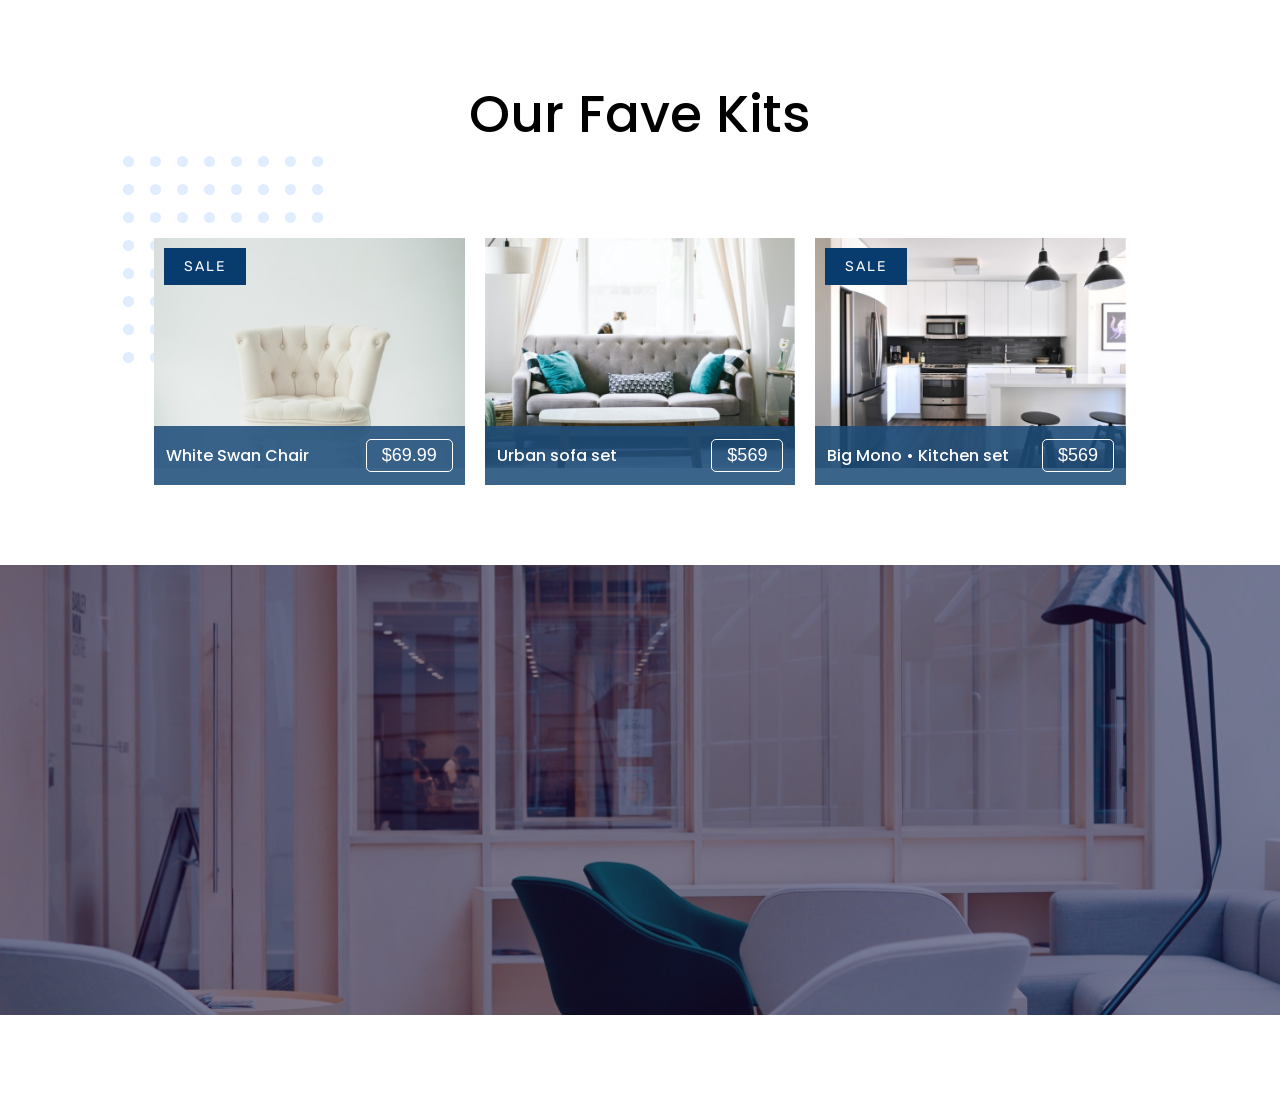
<file: index.html>
<!DOCTYPE html>
<html lang="en">
<head>
    <meta charset="UTF-8">
    <meta http-equiv="X-UA-Compatible" content="IE=edge">
    <meta name="viewport" content="width=device-width, initial-scale=1.0">
    <link rel="stylesheet" href="./Poppins/stylesheet.css">
    <link rel="stylesheet" href="./Rubik/stylesheet.css">
    <link rel="stylesheet" href="./css/main.css">
    <title>DeskPlus - Furniture</title>
</head>
<body>
    <header class="header">
        <h1>Our Fave Kits</h1>
    </header>

    <section class="section1">
        <div class="overlay">
            <div class="circles">
                <span></span><span></span><span></span><span></span><span></span><span></span><span></span><span></span>
            </div>
            <div class="circles">
                <span></span><span></span><span></span><span></span><span></span><span></span><span></span><span></span>
            </div>
            <div class="circles">
                <span></span><span></span><span></span><span></span><span></span><span></span><span></span><span></span>
            </div>
            <div class="circles">
                <span></span><span></span><span></span><span></span><span></span><span></span><span></span><span></span>
            </div>
            <div class="circles">
                <span></span><span></span><span></span><span></span><span></span><span></span><span></span><span></span>
            </div>
            <div class="circles">
                <span></span><span></span><span></span><span></span><span></span><span></span><span></span><span></span>
            </div>
            <div class="circles">
                <span></span><span></span><span></span><span></span><span></span><span></span><span></span><span></span>
            </div>
            <div class="circles">
                <span></span><span></span><span></span><span></span><span></span><span></span><span></span><span></span>
            </div>
        </div>
        <div class="flex-container">
            <div class="flex-item">
                <button class="sale-btn" type="button">Sale</button>
                <div class="line-container">
                    <img src="./images/Rectangle 12.png" alt="image">
                    <div class="bottom-line">
                        <p>White Swan Chair</p>
                        <button class="price-btn">$69.99</button>
                    </div>
                </div>
            </div>
            <div class="flex-item">
                <div class="line-container">
                    <img src="./images/Rectangle 13.png" alt="image">
                    <div class="bottom-line">
                        <p>Urban sofa set</p>
                        <button class="price-btn">$569</button>
                    </div>
                </div>
            </div>
            <div class="flex-item">
                <button class="sale-btn" type="button">Sale</button>
                <div class="line-container">
                    <img src="./images/Rectangle 14.png" alt="image">
                    <div class="bottom-line">
                        <p>Big  Mono • Kitchen set</p>
                        <button class="price-btn">$569</button>
                    </div>
                </div>
            </div>
        </div>
    </section>

    <section class="section2">
        <div></div>
    </section>
</body>
</html>
</file>
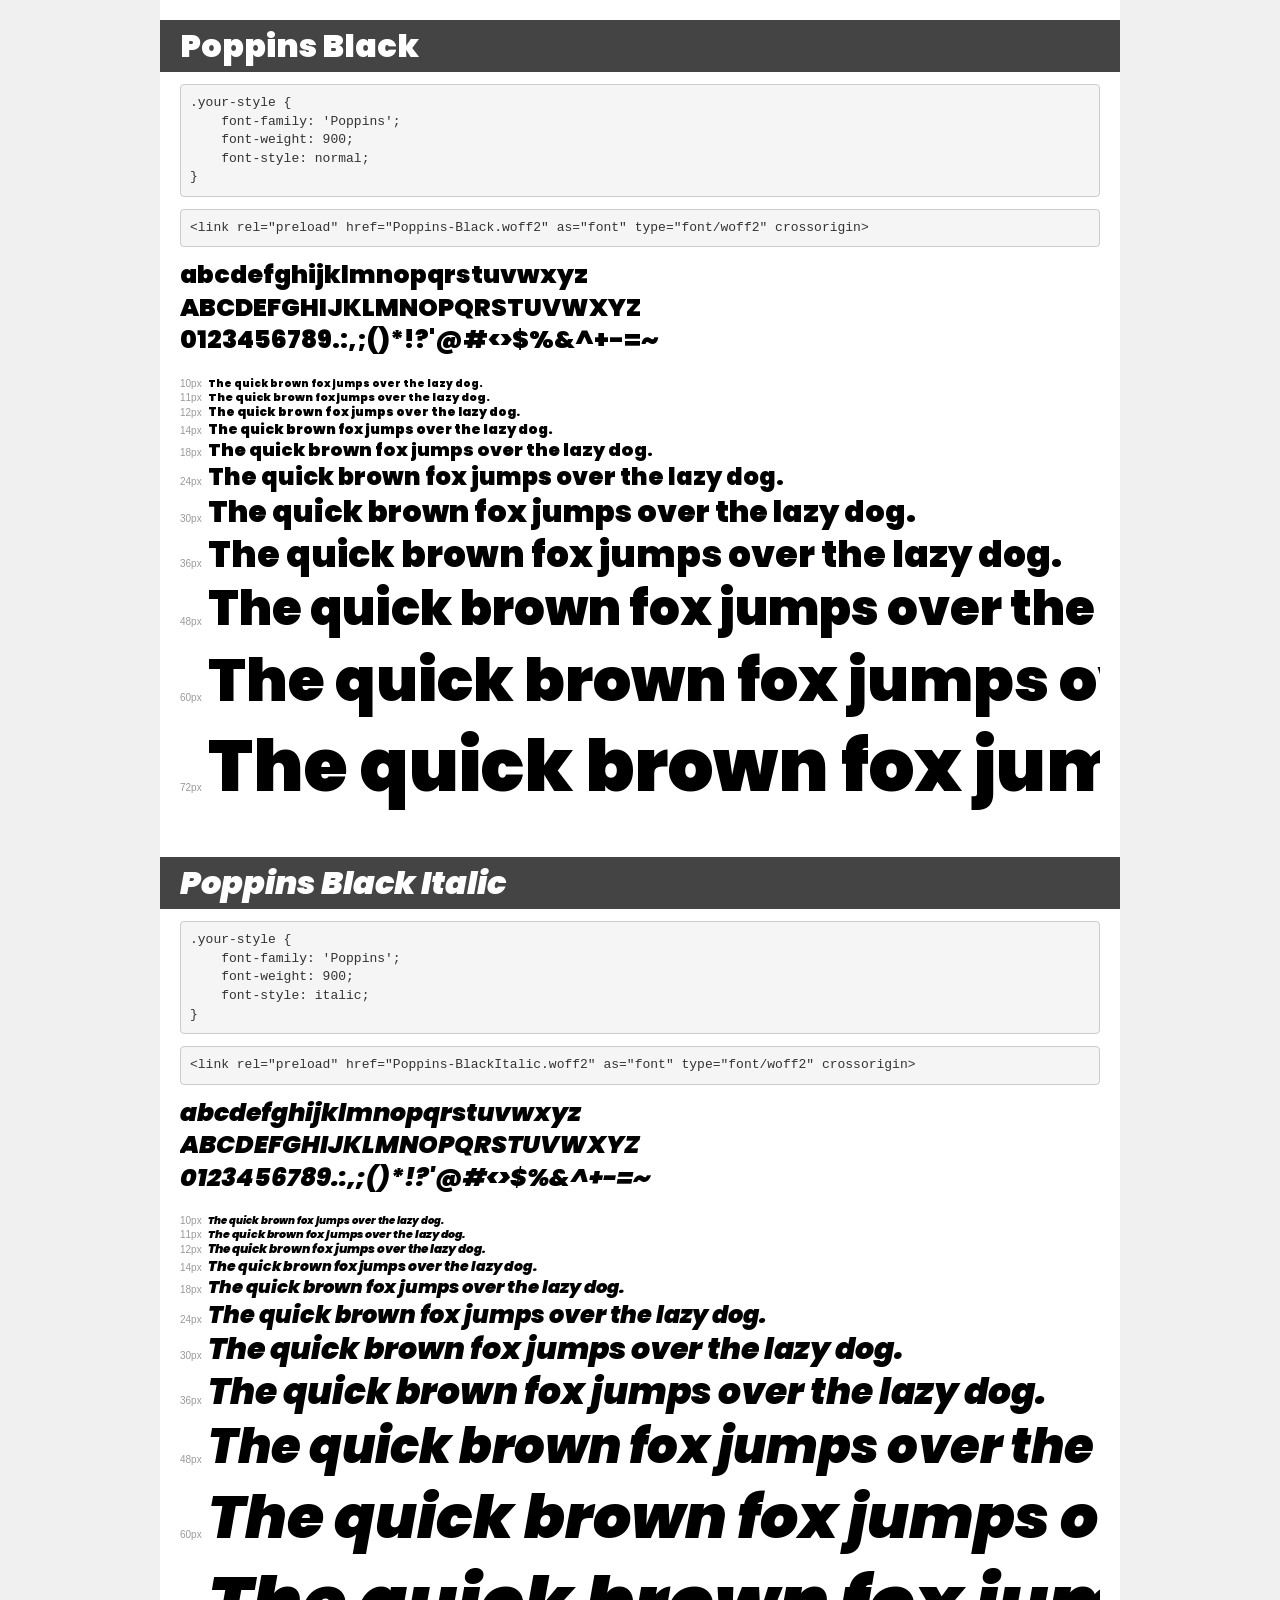
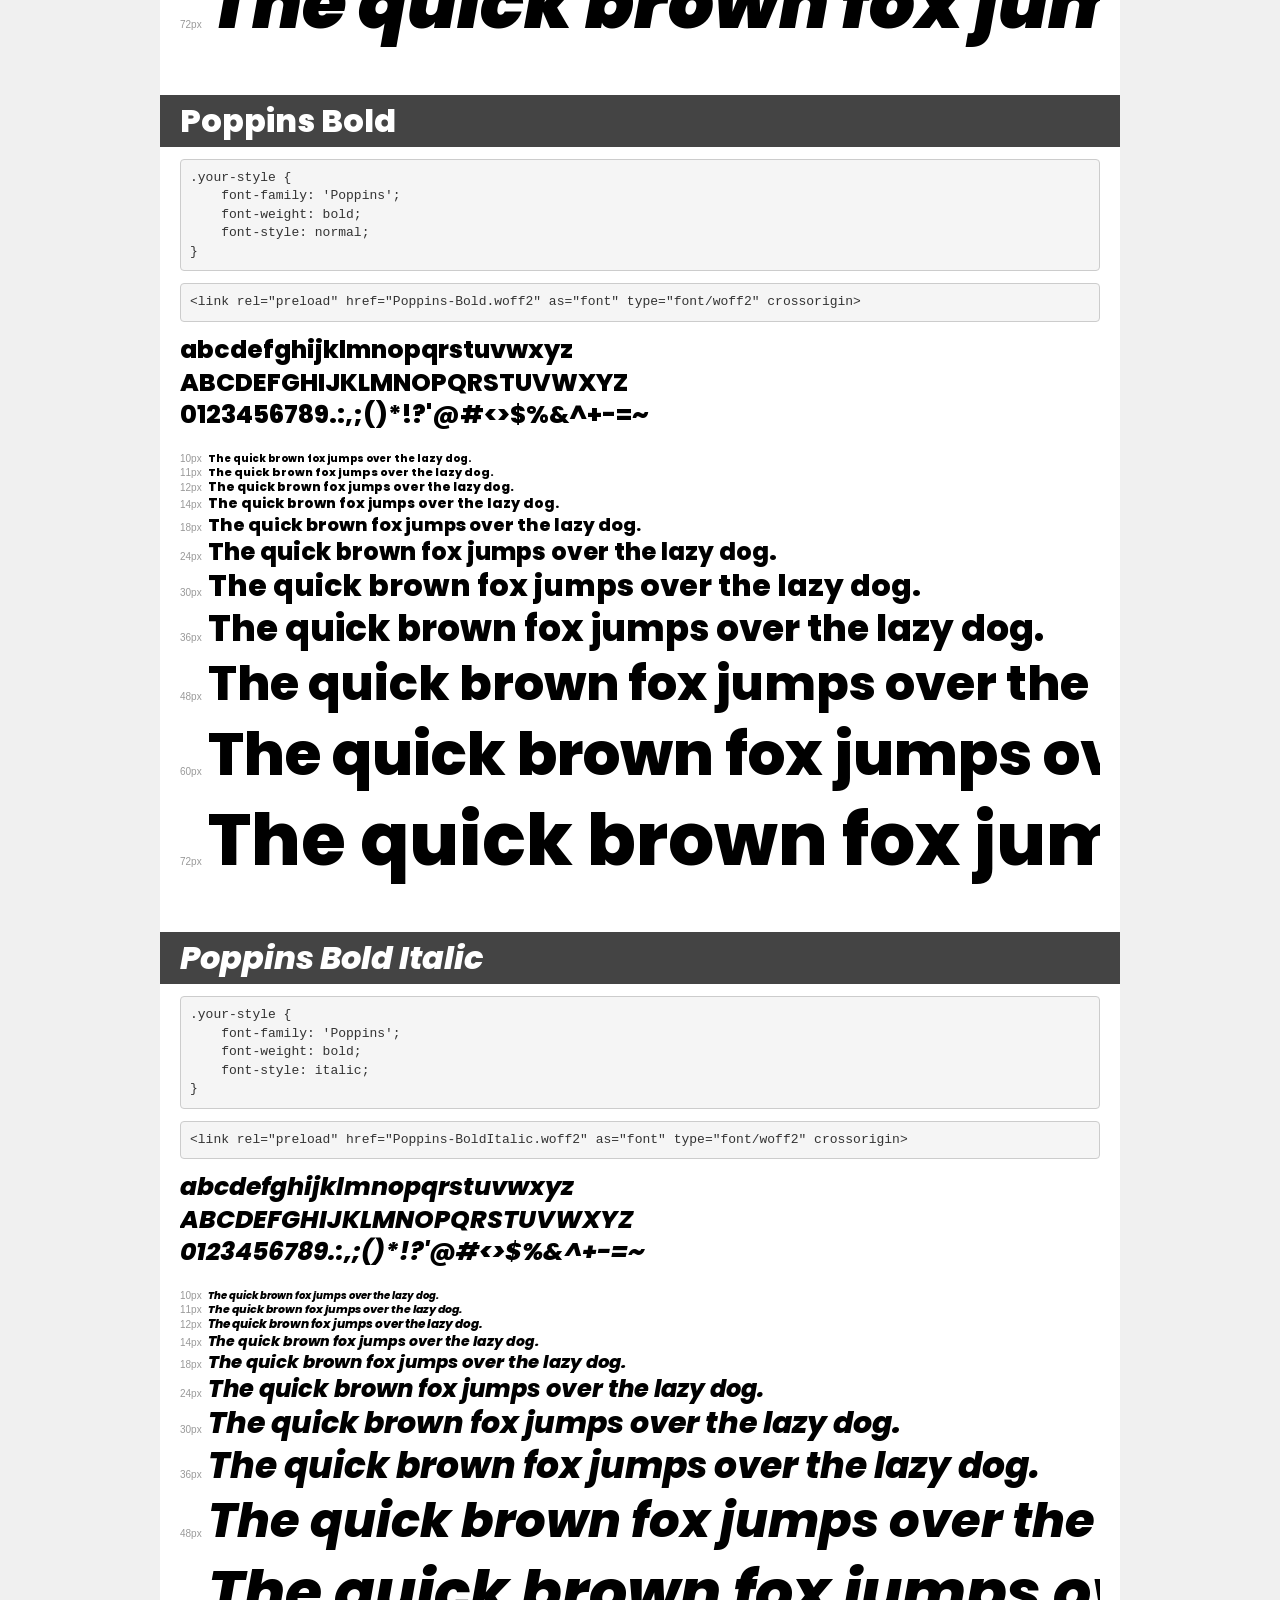
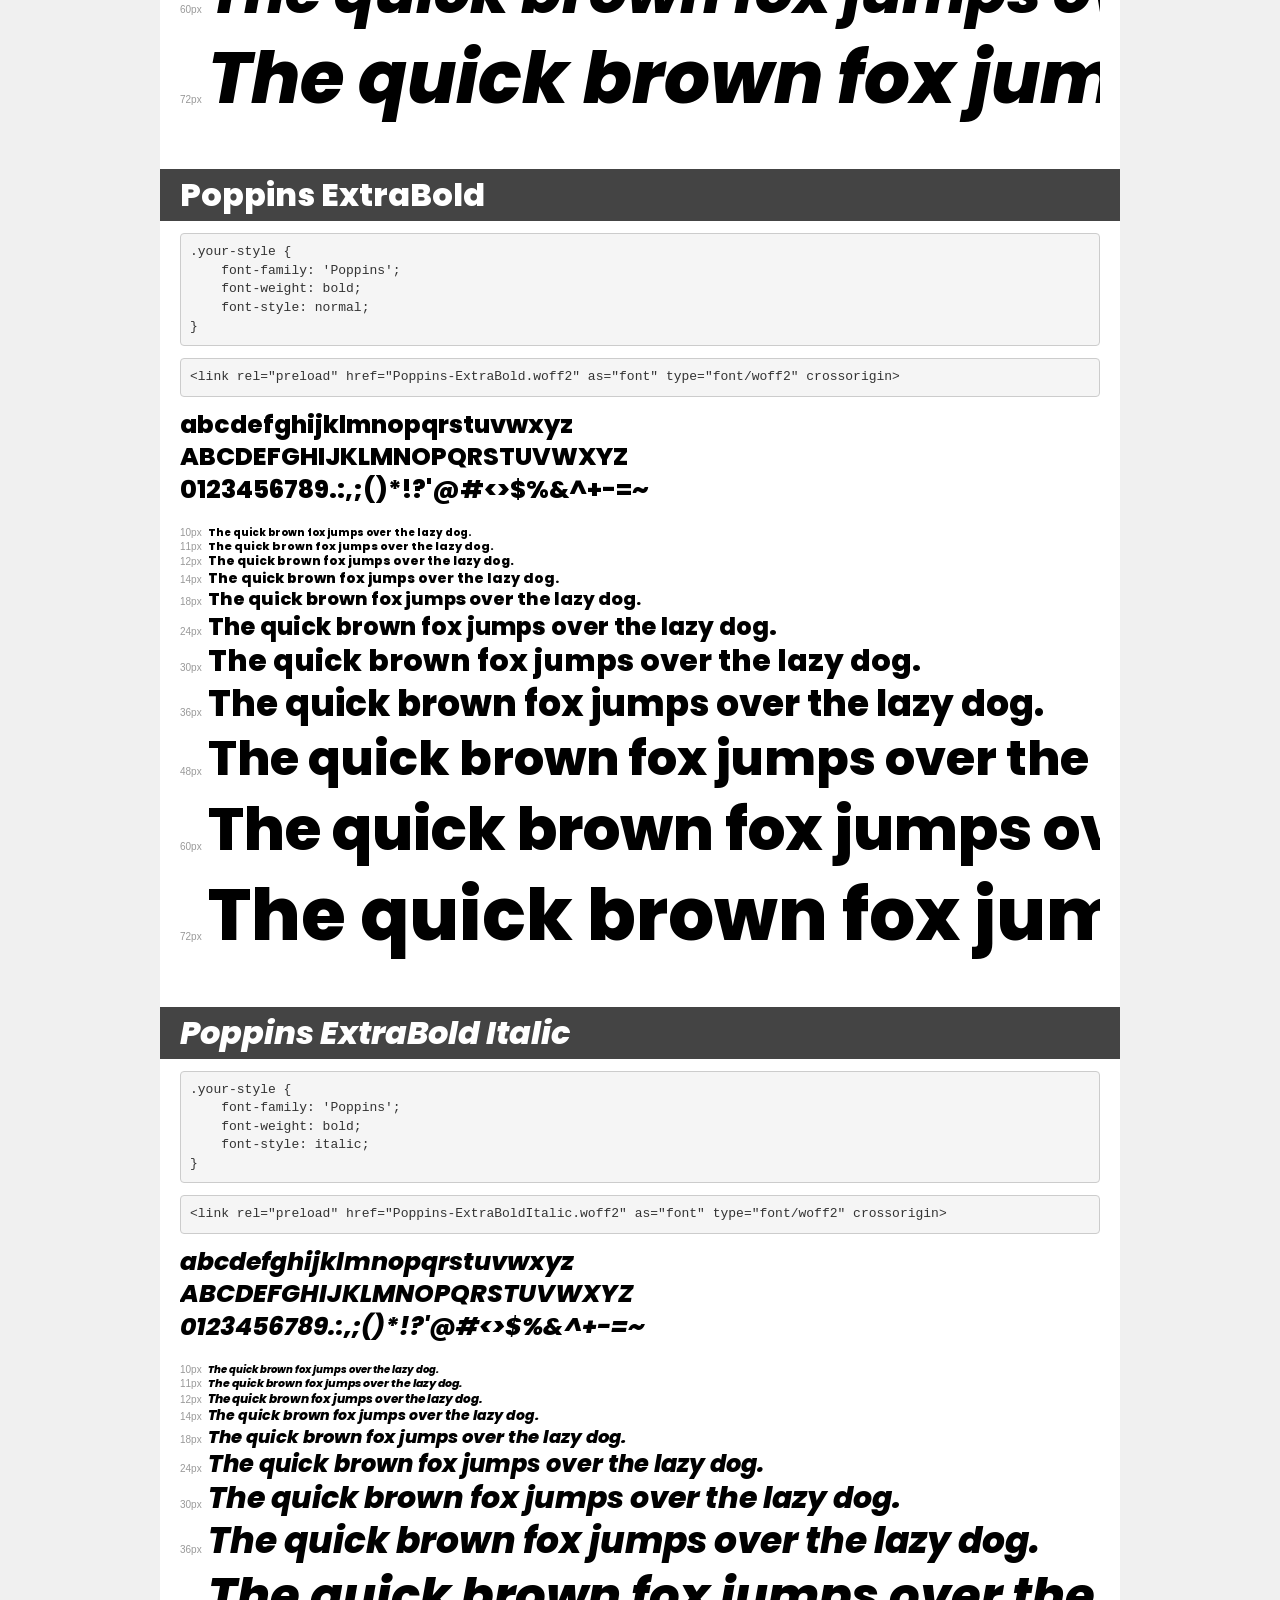
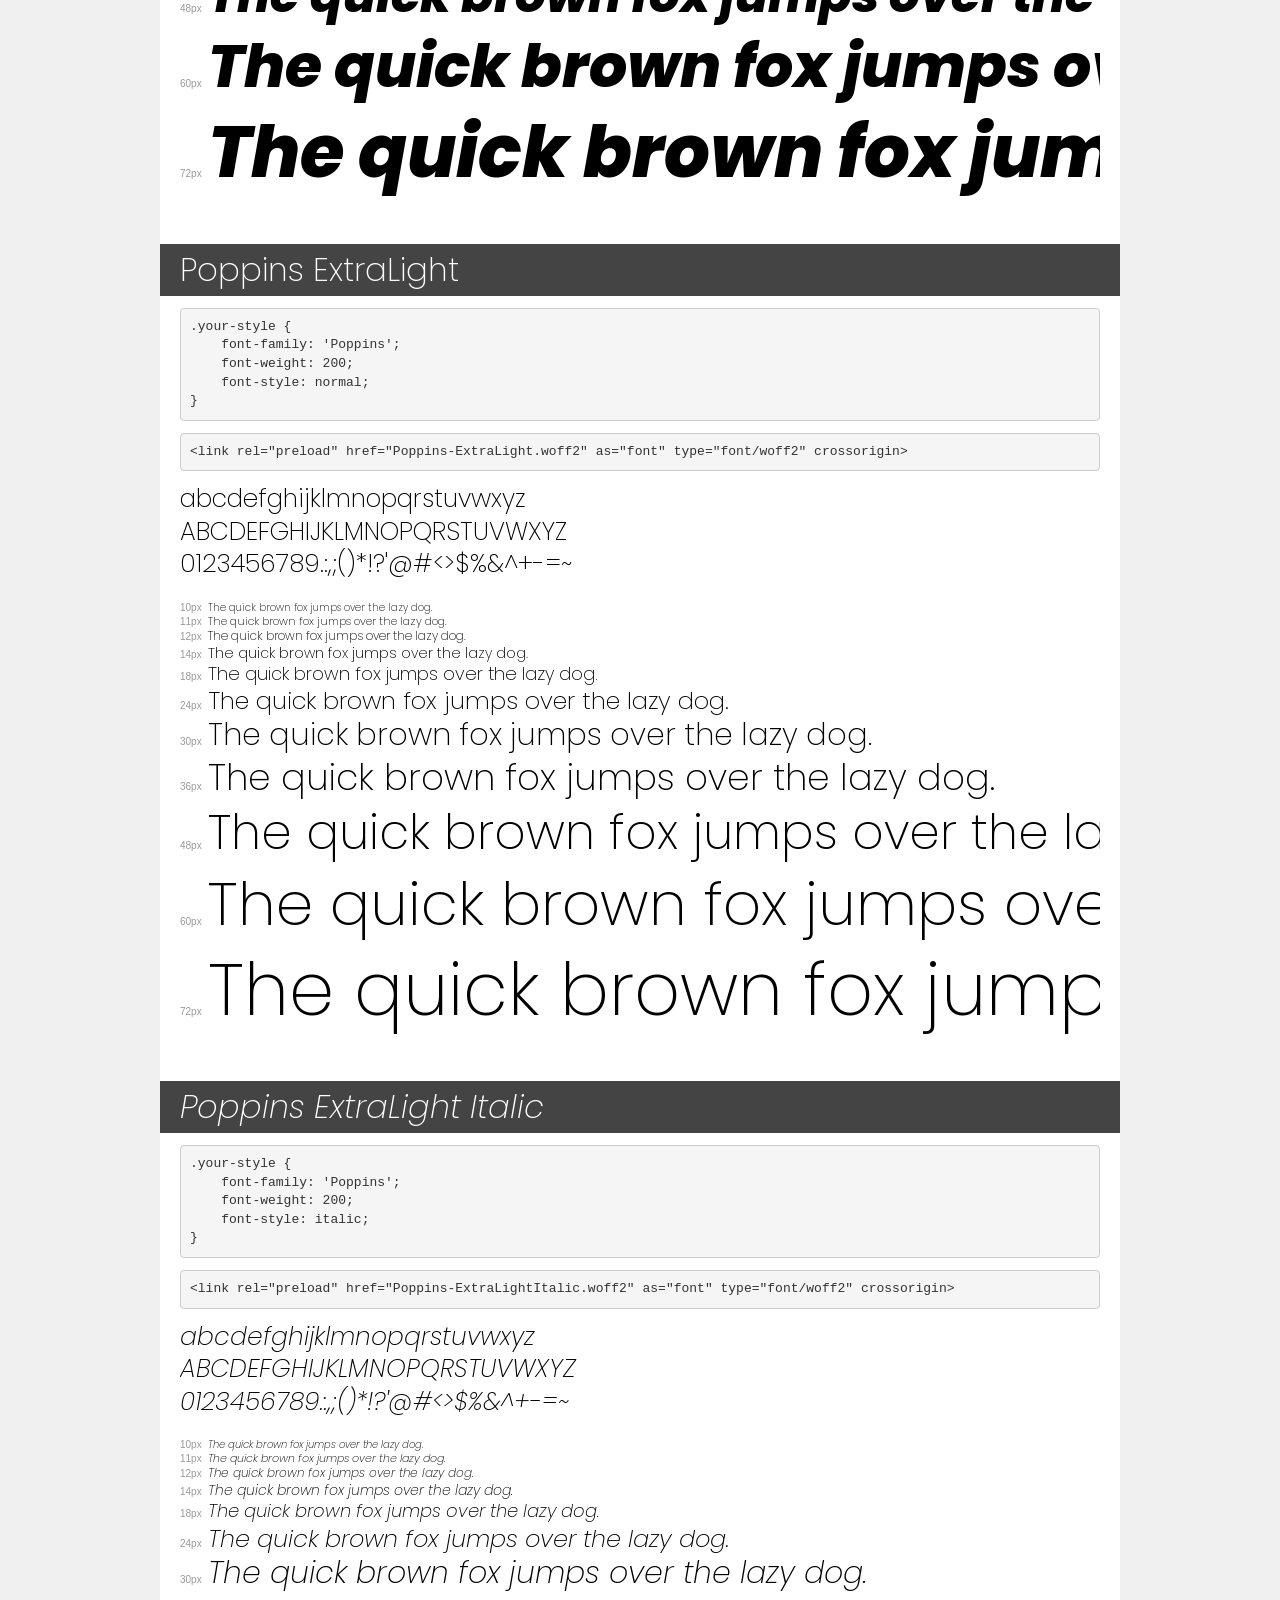
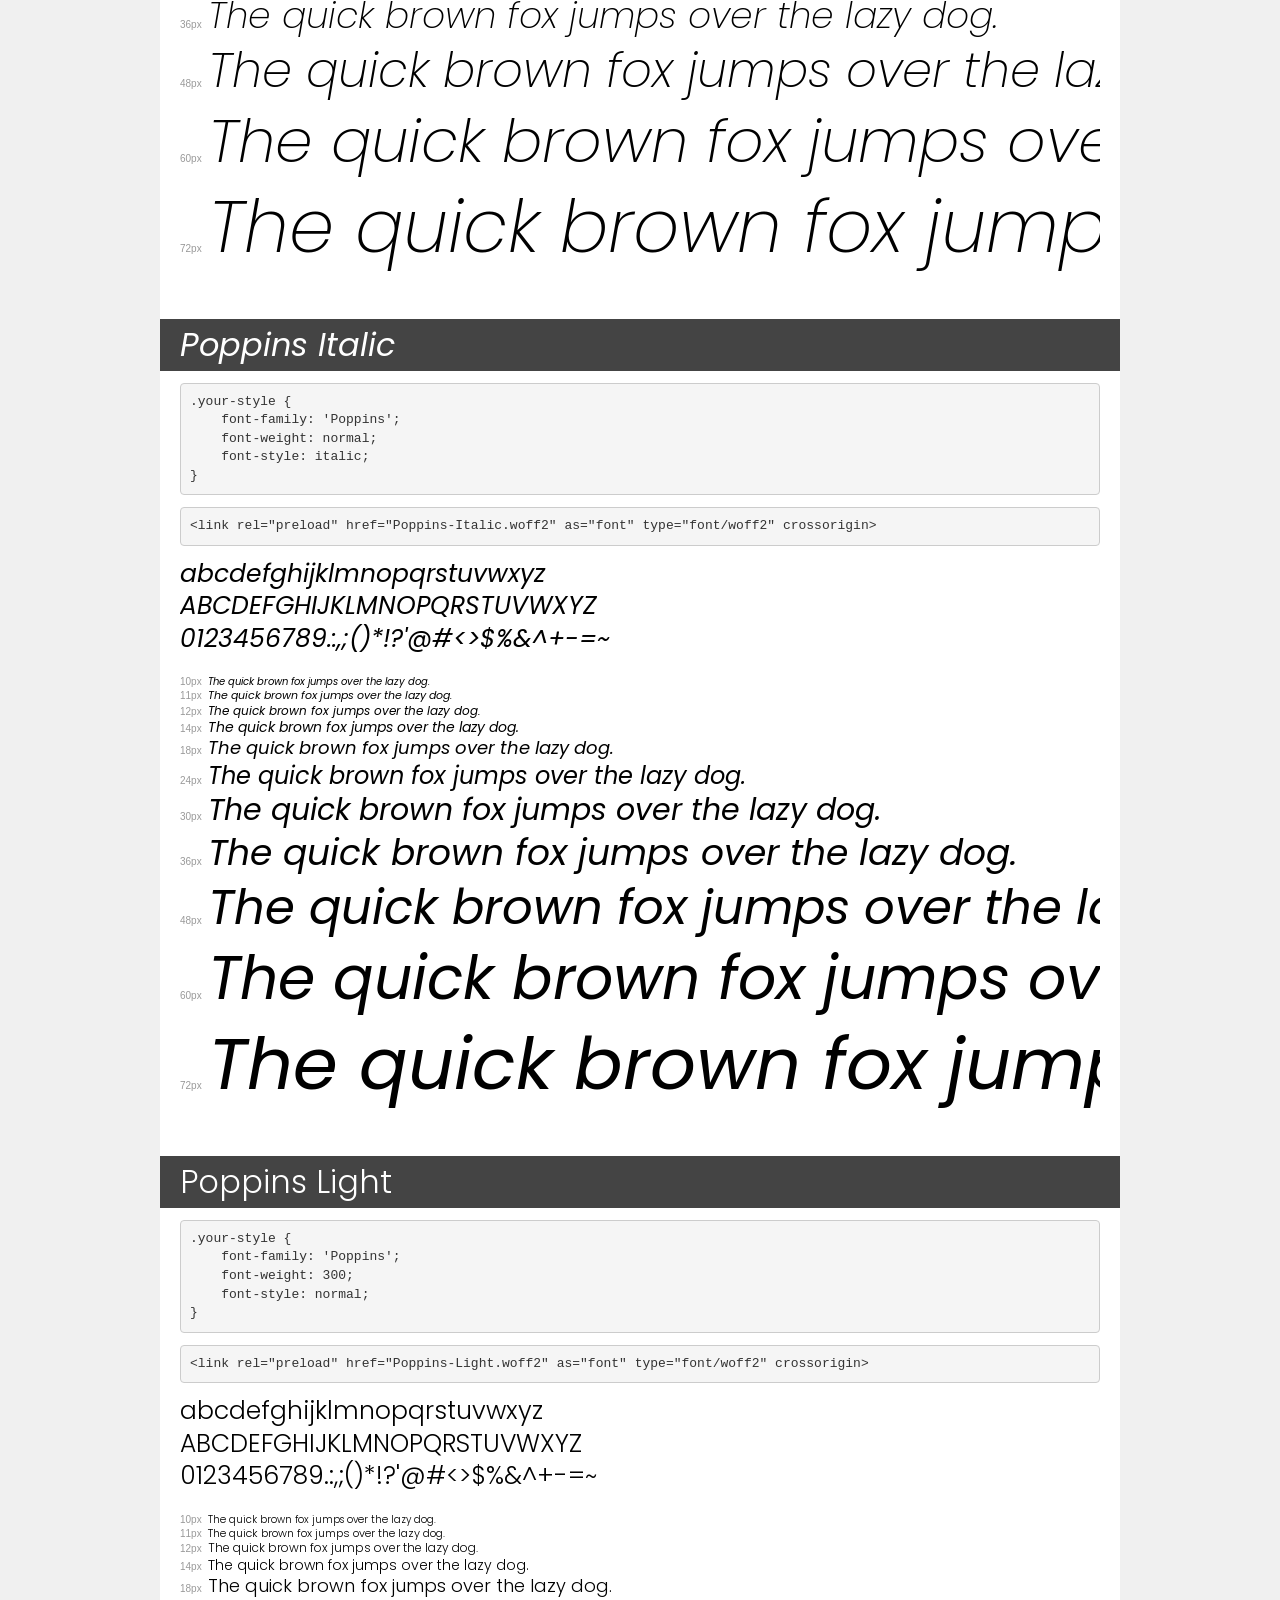
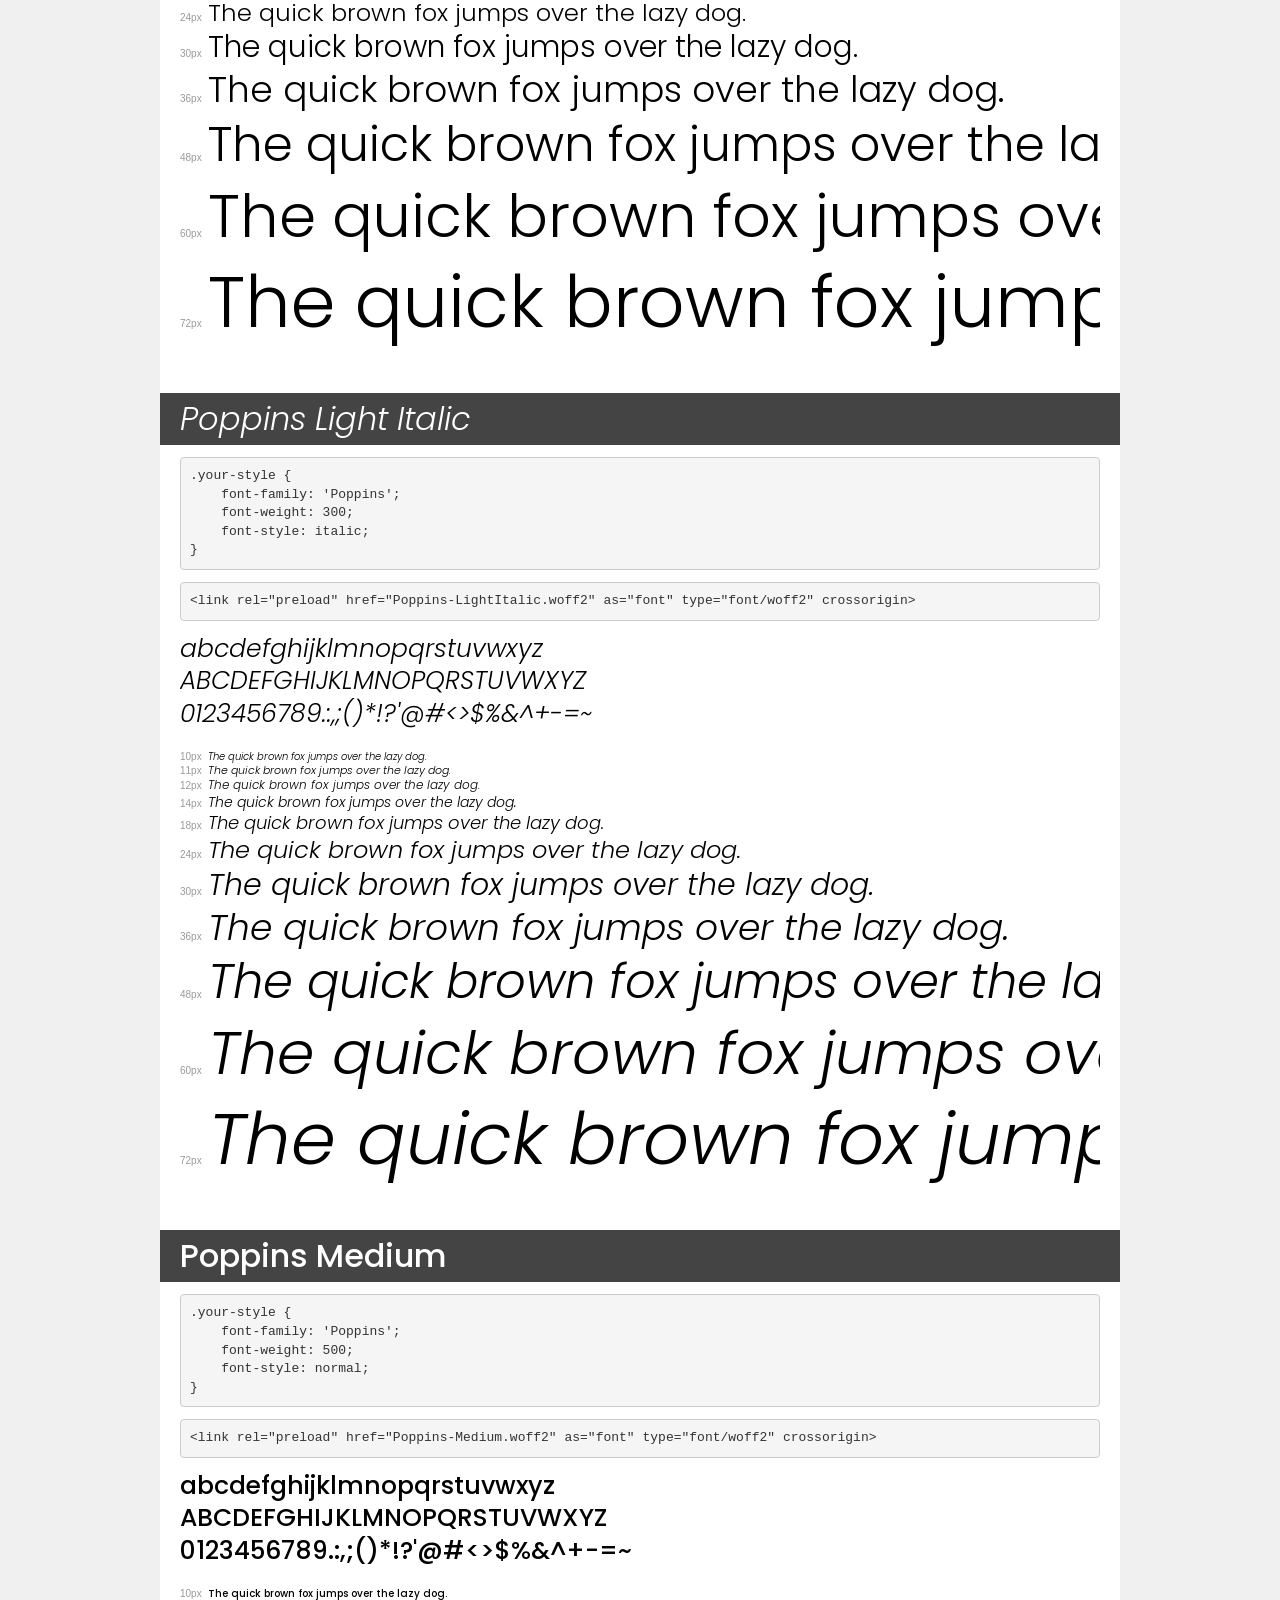
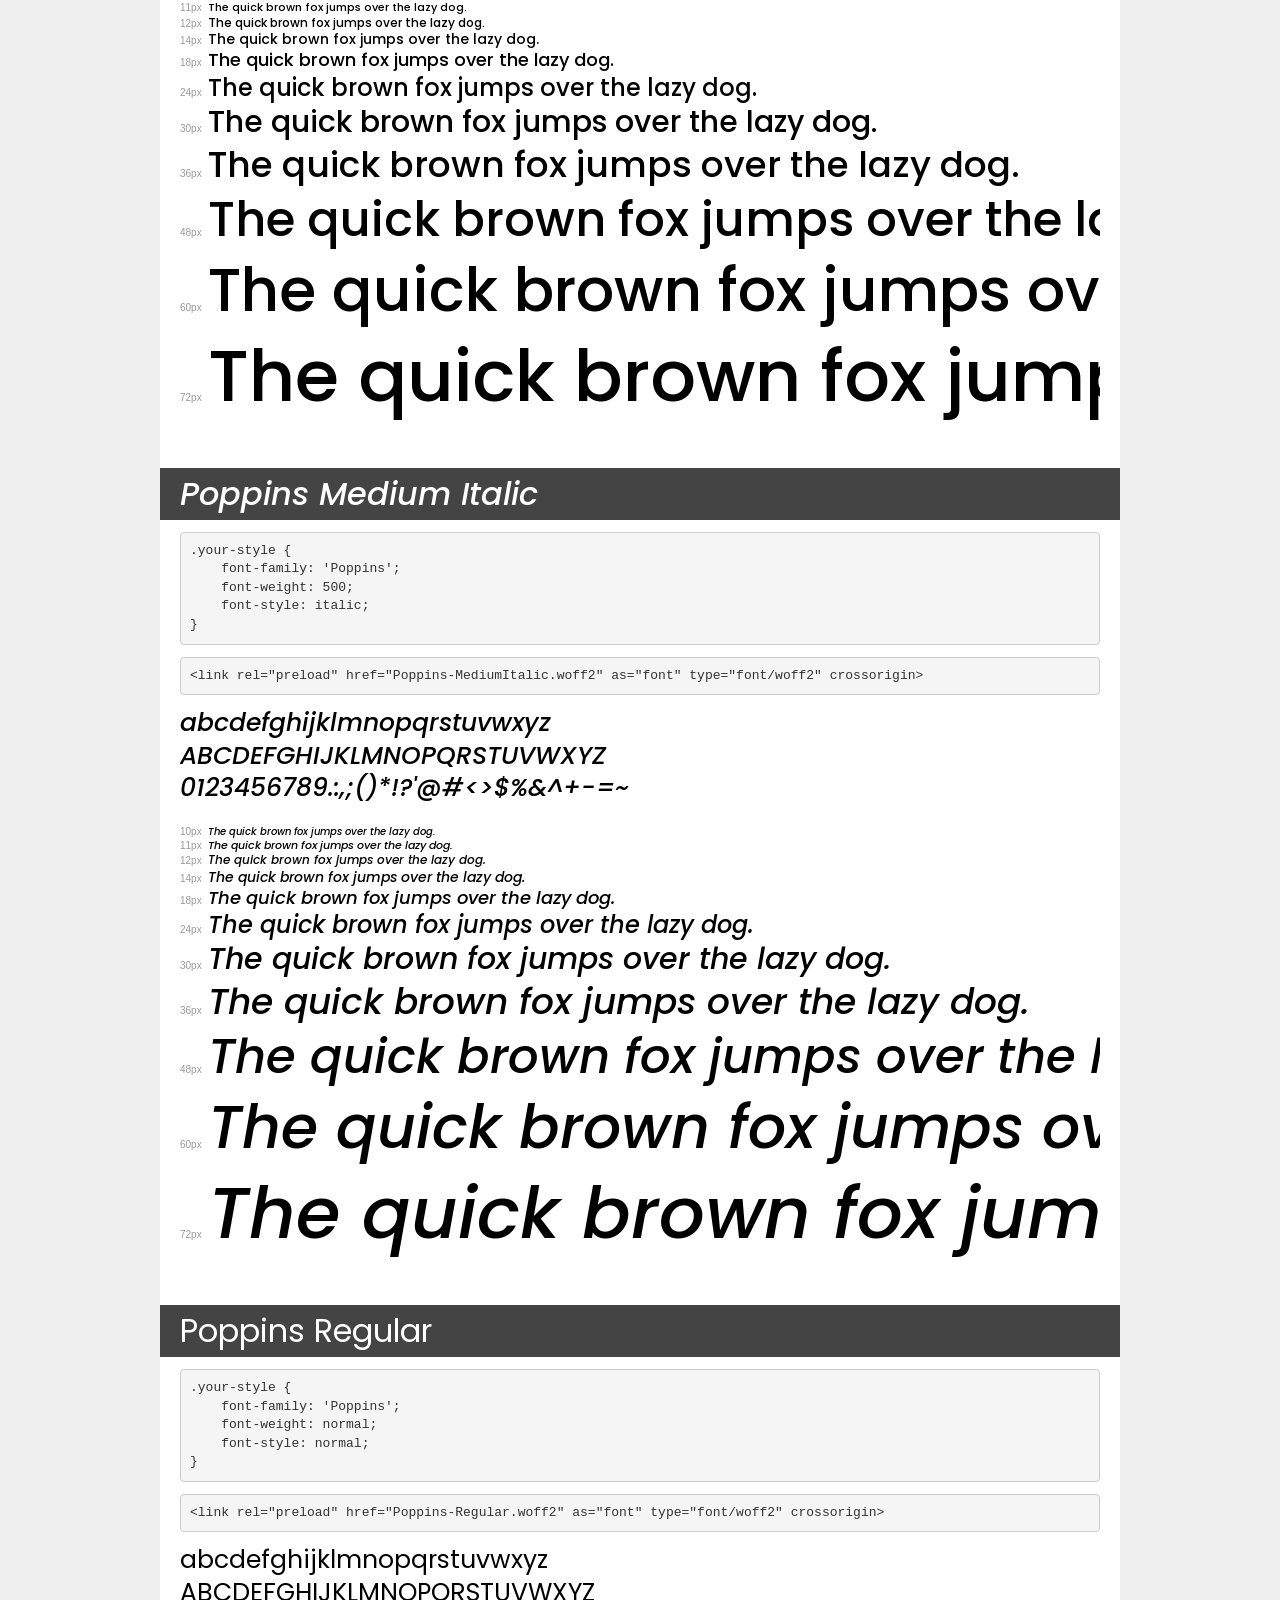
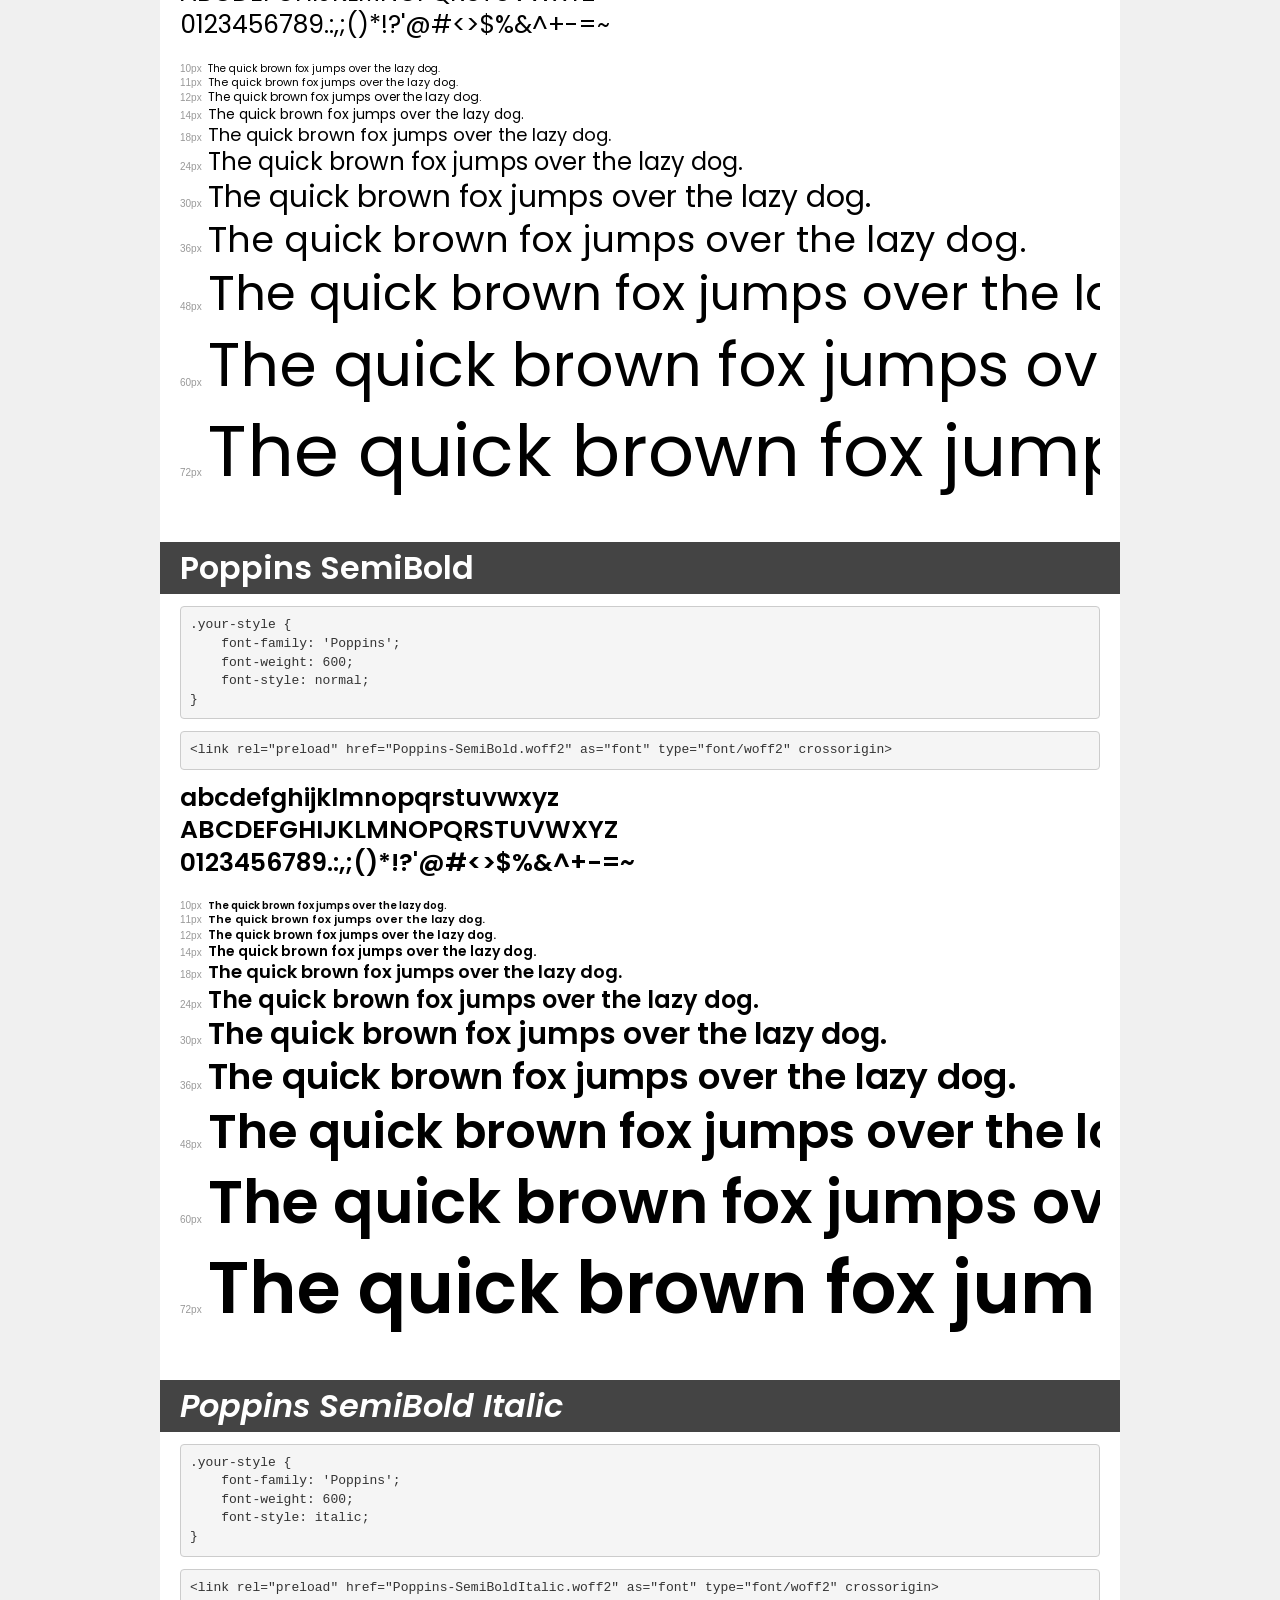
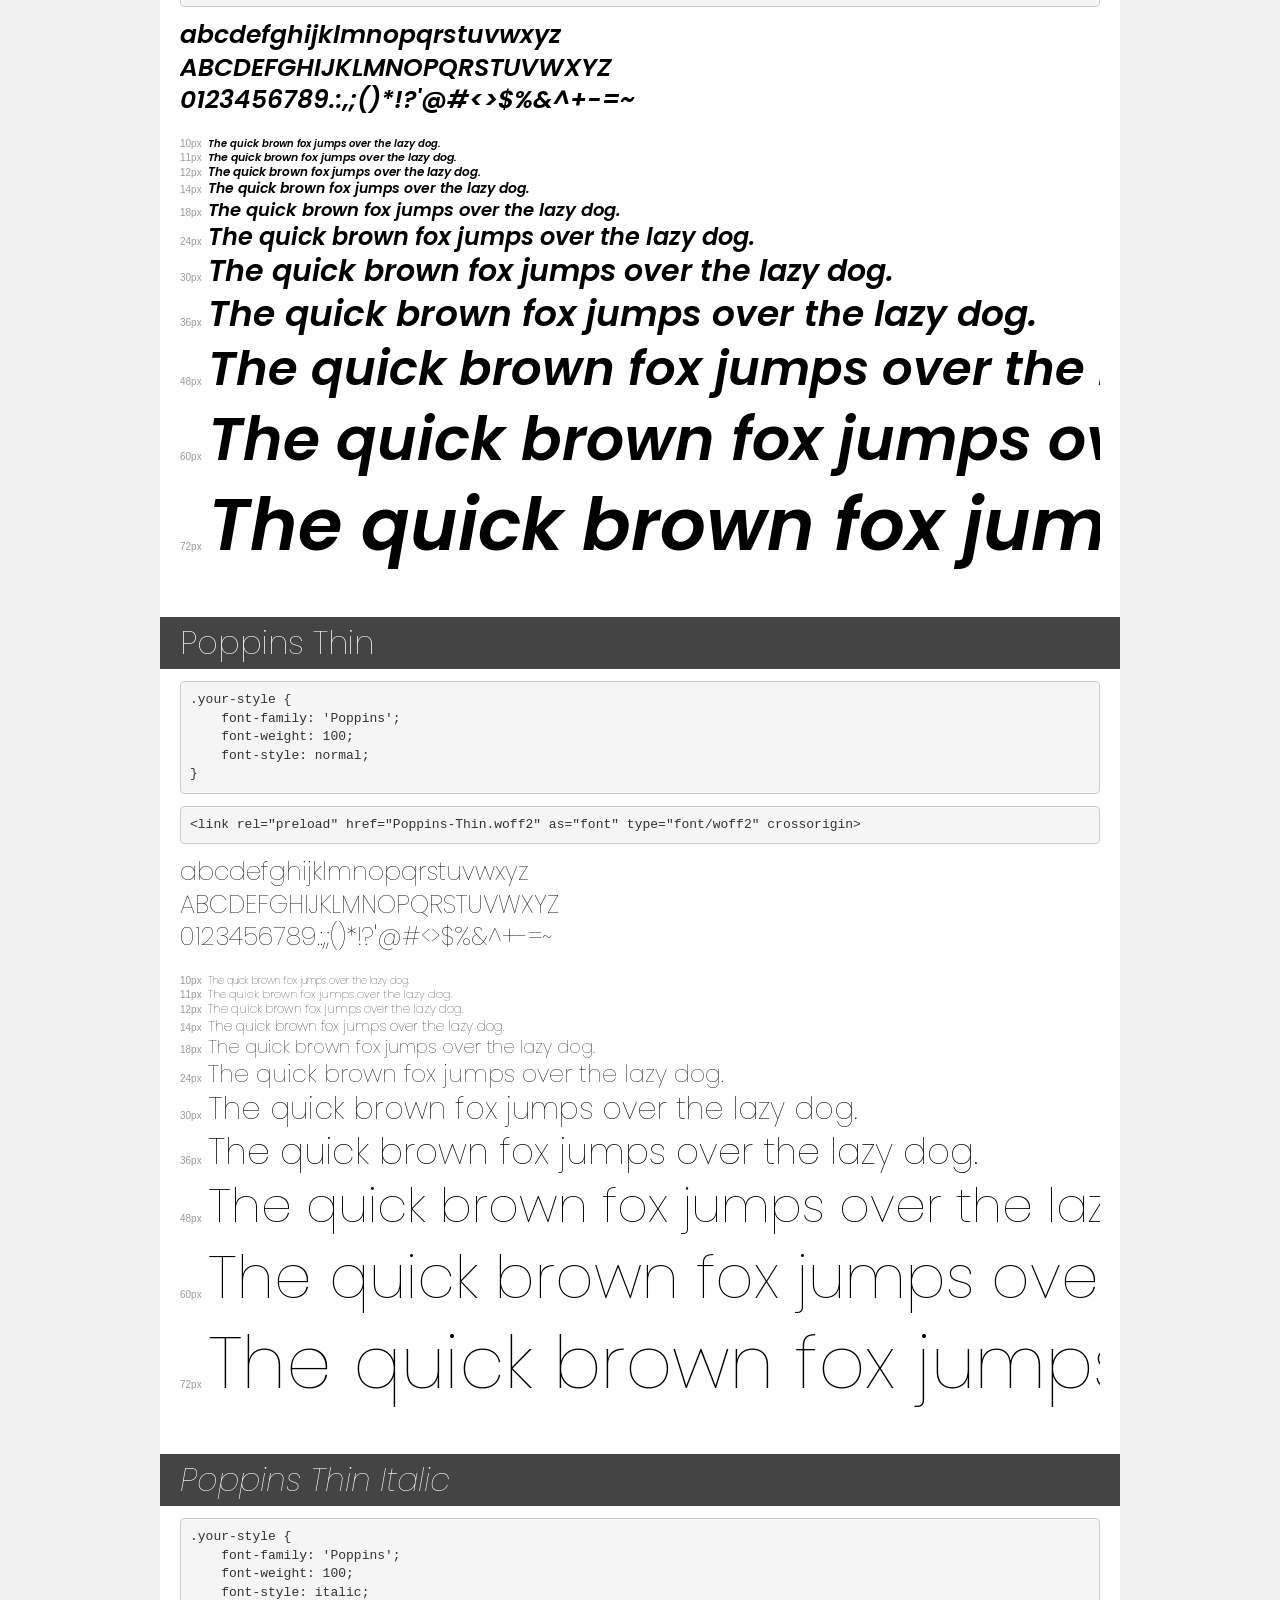
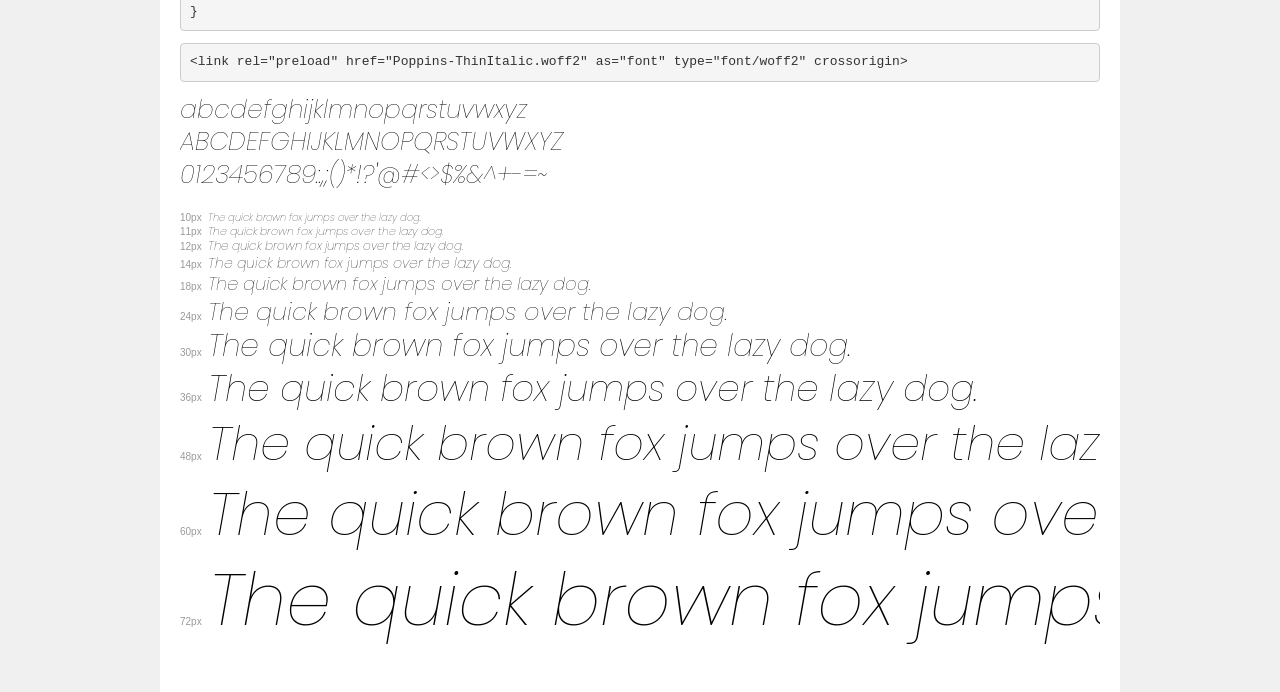
<file: Poppins/demo.html>
<!DOCTYPE html>
<html lang="en">
<head>
    <meta charset="utf-8">
    <meta http-equiv="X-UA-Compatible" content="IE=edge">
    <meta name="viewport" content="width=device-width, initial-scale=1">
    <meta name="robots" content="noindex, noarchive">
    <meta name="format-detection" content="telephone=no">
    <title>Transfonter demo</title>
    <link href="stylesheet.css" rel="stylesheet">
    <style>
        /*
        http://meyerweb.com/eric/tools/css/reset/
        v2.0 | 20110126
        License: none (public domain)
        */
        html, body, div, span, applet, object, iframe,
        h1, h2, h3, h4, h5, h6, p, blockquote, pre,
        a, abbr, acronym, address, big, cite, code,
        del, dfn, em, img, ins, kbd, q, s, samp,
        small, strike, strong, sub, sup, tt, var,
        b, u, i, center,
        dl, dt, dd, ol, ul, li,
        fieldset, form, label, legend,
        table, caption, tbody, tfoot, thead, tr, th, td,
        article, aside, canvas, details, embed,
        figure, figcaption, footer, header, hgroup,
        menu, nav, output, ruby, section, summary,
        time, mark, audio, video {
            margin: 0;
            padding: 0;
            border: 0;
            font-size: 100%;
            font: inherit;
            vertical-align: baseline;
        }
        /* HTML5 display-role reset for older browsers */
        article, aside, details, figcaption, figure,
        footer, header, hgroup, menu, nav, section {
            display: block;
        }
        body {
            line-height: 1;
        }
        ol, ul {
            list-style: none;
        }
        blockquote, q {
            quotes: none;
        }
        blockquote:before, blockquote:after,
        q:before, q:after {
            content: '';
            content: none;
        }
        table {
            border-collapse: collapse;
            border-spacing: 0;
        }
        /* demo styles */
        body {
            background: #f0f0f0;
            color: #000;
        }
        .page {
            background: #fff;
            width: 920px;
            margin: 0 auto;
            padding: 20px 20px 0 20px;
            overflow: hidden;
        }
        .font-container {
            overflow-x: auto;
            overflow-y: hidden;
            margin-bottom: 40px;
            line-height: 1.3;
            white-space: nowrap;
            padding-bottom: 5px;
        }
        h1 {
            position: relative;
            background: #444;
            font-size: 32px;
            color: #fff;
            padding: 10px 20px;
            margin: 0 -20px 12px -20px;
        }
        .letters {
            font-size: 25px;
            margin-bottom: 20px;
        }
        .s10:before {
            content: '10px';
        }
        .s11:before {
            content: '11px';
        }
        .s12:before {
            content: '12px';
        }
        .s14:before {
            content: '14px';
        }
        .s18:before {
            content: '18px';
        }
        .s24:before {
            content: '24px';
        }
        .s30:before {
            content: '30px';
        }
        .s36:before {
            content: '36px';
        }
        .s48:before {
            content: '48px';
        }
        .s60:before {
            content: '60px';
        }
        .s72:before {
            content: '72px';
        }
        .s10:before, .s11:before, .s12:before, .s14:before,
        .s18:before, .s24:before, .s30:before, .s36:before,
        .s48:before, .s60:before, .s72:before {
            font-family: Arial, sans-serif;
            font-size: 10px;
            font-weight: normal;
            font-style: normal;
            color: #999;
            padding-right: 6px;
        }
        pre {
            display: block;
            padding: 9px;
            margin: 0 0 12px;
            font-family: Monaco, Menlo, Consolas, "Courier New", monospace;
            font-size: 13px;
            line-height: 1.428571429;
            color: #333;
            font-weight: normal;
            font-style: normal;
            background-color: #f5f5f5;
            border: 1px solid #ccc;
            overflow-x: auto;
            border-radius: 4px;
        }
        /* responsive */
        @media (max-width: 959px) {
            .page {
                width: auto;
                margin: 0;
            }
        }
    </style>
</head>
<body>
<div class="page">
    <div class="demo">
        <h1 style="font-family: 'Poppins'; font-weight: 900; font-style: normal;">Poppins Black</h1>
        <pre title="Usage">.your-style {
    font-family: 'Poppins';
    font-weight: 900;
    font-style: normal;
}</pre>
        <pre title="Preload (optional)">
&lt;link rel=&quot;preload&quot; href=&quot;Poppins-Black.woff2&quot; as=&quot;font&quot; type=&quot;font/woff2&quot; crossorigin&gt;</pre>
        <div class="font-container" style="font-family: 'Poppins'; font-weight: 900; font-style: normal;">
            <p class="letters">
                abcdefghijklmnopqrstuvwxyz<br>
ABCDEFGHIJKLMNOPQRSTUVWXYZ<br>
                0123456789.:,;()*!?'@#&lt;&gt;$%&^+-=~
            </p>
            <p class="s10" style="font-size: 10px;">The quick brown fox jumps over the lazy dog.</p>
            <p class="s11" style="font-size: 11px;">The quick brown fox jumps over the lazy dog.</p>
            <p class="s12" style="font-size: 12px;">The quick brown fox jumps over the lazy dog.</p>
            <p class="s14" style="font-size: 14px;">The quick brown fox jumps over the lazy dog.</p>
            <p class="s18" style="font-size: 18px;">The quick brown fox jumps over the lazy dog.</p>
            <p class="s24" style="font-size: 24px;">The quick brown fox jumps over the lazy dog.</p>
            <p class="s30" style="font-size: 30px;">The quick brown fox jumps over the lazy dog.</p>
            <p class="s36" style="font-size: 36px;">The quick brown fox jumps over the lazy dog.</p>
            <p class="s48" style="font-size: 48px;">The quick brown fox jumps over the lazy dog.</p>
            <p class="s60" style="font-size: 60px;">The quick brown fox jumps over the lazy dog.</p>
            <p class="s72" style="font-size: 72px;">The quick brown fox jumps over the lazy dog.</p>
        </div>
    </div>

    <div class="demo">
        <h1 style="font-family: 'Poppins'; font-weight: 900; font-style: italic;">Poppins Black Italic</h1>
        <pre title="Usage">.your-style {
    font-family: 'Poppins';
    font-weight: 900;
    font-style: italic;
}</pre>
        <pre title="Preload (optional)">
&lt;link rel=&quot;preload&quot; href=&quot;Poppins-BlackItalic.woff2&quot; as=&quot;font&quot; type=&quot;font/woff2&quot; crossorigin&gt;</pre>
        <div class="font-container" style="font-family: 'Poppins'; font-weight: 900; font-style: italic;">
            <p class="letters">
                abcdefghijklmnopqrstuvwxyz<br>
ABCDEFGHIJKLMNOPQRSTUVWXYZ<br>
                0123456789.:,;()*!?'@#&lt;&gt;$%&^+-=~
            </p>
            <p class="s10" style="font-size: 10px;">The quick brown fox jumps over the lazy dog.</p>
            <p class="s11" style="font-size: 11px;">The quick brown fox jumps over the lazy dog.</p>
            <p class="s12" style="font-size: 12px;">The quick brown fox jumps over the lazy dog.</p>
            <p class="s14" style="font-size: 14px;">The quick brown fox jumps over the lazy dog.</p>
            <p class="s18" style="font-size: 18px;">The quick brown fox jumps over the lazy dog.</p>
            <p class="s24" style="font-size: 24px;">The quick brown fox jumps over the lazy dog.</p>
            <p class="s30" style="font-size: 30px;">The quick brown fox jumps over the lazy dog.</p>
            <p class="s36" style="font-size: 36px;">The quick brown fox jumps over the lazy dog.</p>
            <p class="s48" style="font-size: 48px;">The quick brown fox jumps over the lazy dog.</p>
            <p class="s60" style="font-size: 60px;">The quick brown fox jumps over the lazy dog.</p>
            <p class="s72" style="font-size: 72px;">The quick brown fox jumps over the lazy dog.</p>
        </div>
    </div>

    <div class="demo">
        <h1 style="font-family: 'Poppins'; font-weight: bold; font-style: normal;">Poppins Bold</h1>
        <pre title="Usage">.your-style {
    font-family: 'Poppins';
    font-weight: bold;
    font-style: normal;
}</pre>
        <pre title="Preload (optional)">
&lt;link rel=&quot;preload&quot; href=&quot;Poppins-Bold.woff2&quot; as=&quot;font&quot; type=&quot;font/woff2&quot; crossorigin&gt;</pre>
        <div class="font-container" style="font-family: 'Poppins'; font-weight: bold; font-style: normal;">
            <p class="letters">
                abcdefghijklmnopqrstuvwxyz<br>
ABCDEFGHIJKLMNOPQRSTUVWXYZ<br>
                0123456789.:,;()*!?'@#&lt;&gt;$%&^+-=~
            </p>
            <p class="s10" style="font-size: 10px;">The quick brown fox jumps over the lazy dog.</p>
            <p class="s11" style="font-size: 11px;">The quick brown fox jumps over the lazy dog.</p>
            <p class="s12" style="font-size: 12px;">The quick brown fox jumps over the lazy dog.</p>
            <p class="s14" style="font-size: 14px;">The quick brown fox jumps over the lazy dog.</p>
            <p class="s18" style="font-size: 18px;">The quick brown fox jumps over the lazy dog.</p>
            <p class="s24" style="font-size: 24px;">The quick brown fox jumps over the lazy dog.</p>
            <p class="s30" style="font-size: 30px;">The quick brown fox jumps over the lazy dog.</p>
            <p class="s36" style="font-size: 36px;">The quick brown fox jumps over the lazy dog.</p>
            <p class="s48" style="font-size: 48px;">The quick brown fox jumps over the lazy dog.</p>
            <p class="s60" style="font-size: 60px;">The quick brown fox jumps over the lazy dog.</p>
            <p class="s72" style="font-size: 72px;">The quick brown fox jumps over the lazy dog.</p>
        </div>
    </div>

    <div class="demo">
        <h1 style="font-family: 'Poppins'; font-weight: bold; font-style: italic;">Poppins Bold Italic</h1>
        <pre title="Usage">.your-style {
    font-family: 'Poppins';
    font-weight: bold;
    font-style: italic;
}</pre>
        <pre title="Preload (optional)">
&lt;link rel=&quot;preload&quot; href=&quot;Poppins-BoldItalic.woff2&quot; as=&quot;font&quot; type=&quot;font/woff2&quot; crossorigin&gt;</pre>
        <div class="font-container" style="font-family: 'Poppins'; font-weight: bold; font-style: italic;">
            <p class="letters">
                abcdefghijklmnopqrstuvwxyz<br>
ABCDEFGHIJKLMNOPQRSTUVWXYZ<br>
                0123456789.:,;()*!?'@#&lt;&gt;$%&^+-=~
            </p>
            <p class="s10" style="font-size: 10px;">The quick brown fox jumps over the lazy dog.</p>
            <p class="s11" style="font-size: 11px;">The quick brown fox jumps over the lazy dog.</p>
            <p class="s12" style="font-size: 12px;">The quick brown fox jumps over the lazy dog.</p>
            <p class="s14" style="font-size: 14px;">The quick brown fox jumps over the lazy dog.</p>
            <p class="s18" style="font-size: 18px;">The quick brown fox jumps over the lazy dog.</p>
            <p class="s24" style="font-size: 24px;">The quick brown fox jumps over the lazy dog.</p>
            <p class="s30" style="font-size: 30px;">The quick brown fox jumps over the lazy dog.</p>
            <p class="s36" style="font-size: 36px;">The quick brown fox jumps over the lazy dog.</p>
            <p class="s48" style="font-size: 48px;">The quick brown fox jumps over the lazy dog.</p>
            <p class="s60" style="font-size: 60px;">The quick brown fox jumps over the lazy dog.</p>
            <p class="s72" style="font-size: 72px;">The quick brown fox jumps over the lazy dog.</p>
        </div>
    </div>

    <div class="demo">
        <h1 style="font-family: 'Poppins'; font-weight: bold; font-style: normal;">Poppins ExtraBold</h1>
        <pre title="Usage">.your-style {
    font-family: 'Poppins';
    font-weight: bold;
    font-style: normal;
}</pre>
        <pre title="Preload (optional)">
&lt;link rel=&quot;preload&quot; href=&quot;Poppins-ExtraBold.woff2&quot; as=&quot;font&quot; type=&quot;font/woff2&quot; crossorigin&gt;</pre>
        <div class="font-container" style="font-family: 'Poppins'; font-weight: bold; font-style: normal;">
            <p class="letters">
                abcdefghijklmnopqrstuvwxyz<br>
ABCDEFGHIJKLMNOPQRSTUVWXYZ<br>
                0123456789.:,;()*!?'@#&lt;&gt;$%&^+-=~
            </p>
            <p class="s10" style="font-size: 10px;">The quick brown fox jumps over the lazy dog.</p>
            <p class="s11" style="font-size: 11px;">The quick brown fox jumps over the lazy dog.</p>
            <p class="s12" style="font-size: 12px;">The quick brown fox jumps over the lazy dog.</p>
            <p class="s14" style="font-size: 14px;">The quick brown fox jumps over the lazy dog.</p>
            <p class="s18" style="font-size: 18px;">The quick brown fox jumps over the lazy dog.</p>
            <p class="s24" style="font-size: 24px;">The quick brown fox jumps over the lazy dog.</p>
            <p class="s30" style="font-size: 30px;">The quick brown fox jumps over the lazy dog.</p>
            <p class="s36" style="font-size: 36px;">The quick brown fox jumps over the lazy dog.</p>
            <p class="s48" style="font-size: 48px;">The quick brown fox jumps over the lazy dog.</p>
            <p class="s60" style="font-size: 60px;">The quick brown fox jumps over the lazy dog.</p>
            <p class="s72" style="font-size: 72px;">The quick brown fox jumps over the lazy dog.</p>
        </div>
    </div>

    <div class="demo">
        <h1 style="font-family: 'Poppins'; font-weight: bold; font-style: italic;">Poppins ExtraBold Italic</h1>
        <pre title="Usage">.your-style {
    font-family: 'Poppins';
    font-weight: bold;
    font-style: italic;
}</pre>
        <pre title="Preload (optional)">
&lt;link rel=&quot;preload&quot; href=&quot;Poppins-ExtraBoldItalic.woff2&quot; as=&quot;font&quot; type=&quot;font/woff2&quot; crossorigin&gt;</pre>
        <div class="font-container" style="font-family: 'Poppins'; font-weight: bold; font-style: italic;">
            <p class="letters">
                abcdefghijklmnopqrstuvwxyz<br>
ABCDEFGHIJKLMNOPQRSTUVWXYZ<br>
                0123456789.:,;()*!?'@#&lt;&gt;$%&^+-=~
            </p>
            <p class="s10" style="font-size: 10px;">The quick brown fox jumps over the lazy dog.</p>
            <p class="s11" style="font-size: 11px;">The quick brown fox jumps over the lazy dog.</p>
            <p class="s12" style="font-size: 12px;">The quick brown fox jumps over the lazy dog.</p>
            <p class="s14" style="font-size: 14px;">The quick brown fox jumps over the lazy dog.</p>
            <p class="s18" style="font-size: 18px;">The quick brown fox jumps over the lazy dog.</p>
            <p class="s24" style="font-size: 24px;">The quick brown fox jumps over the lazy dog.</p>
            <p class="s30" style="font-size: 30px;">The quick brown fox jumps over the lazy dog.</p>
            <p class="s36" style="font-size: 36px;">The quick brown fox jumps over the lazy dog.</p>
            <p class="s48" style="font-size: 48px;">The quick brown fox jumps over the lazy dog.</p>
            <p class="s60" style="font-size: 60px;">The quick brown fox jumps over the lazy dog.</p>
            <p class="s72" style="font-size: 72px;">The quick brown fox jumps over the lazy dog.</p>
        </div>
    </div>

    <div class="demo">
        <h1 style="font-family: 'Poppins'; font-weight: 200; font-style: normal;">Poppins ExtraLight</h1>
        <pre title="Usage">.your-style {
    font-family: 'Poppins';
    font-weight: 200;
    font-style: normal;
}</pre>
        <pre title="Preload (optional)">
&lt;link rel=&quot;preload&quot; href=&quot;Poppins-ExtraLight.woff2&quot; as=&quot;font&quot; type=&quot;font/woff2&quot; crossorigin&gt;</pre>
        <div class="font-container" style="font-family: 'Poppins'; font-weight: 200; font-style: normal;">
            <p class="letters">
                abcdefghijklmnopqrstuvwxyz<br>
ABCDEFGHIJKLMNOPQRSTUVWXYZ<br>
                0123456789.:,;()*!?'@#&lt;&gt;$%&^+-=~
            </p>
            <p class="s10" style="font-size: 10px;">The quick brown fox jumps over the lazy dog.</p>
            <p class="s11" style="font-size: 11px;">The quick brown fox jumps over the lazy dog.</p>
            <p class="s12" style="font-size: 12px;">The quick brown fox jumps over the lazy dog.</p>
            <p class="s14" style="font-size: 14px;">The quick brown fox jumps over the lazy dog.</p>
            <p class="s18" style="font-size: 18px;">The quick brown fox jumps over the lazy dog.</p>
            <p class="s24" style="font-size: 24px;">The quick brown fox jumps over the lazy dog.</p>
            <p class="s30" style="font-size: 30px;">The quick brown fox jumps over the lazy dog.</p>
            <p class="s36" style="font-size: 36px;">The quick brown fox jumps over the lazy dog.</p>
            <p class="s48" style="font-size: 48px;">The quick brown fox jumps over the lazy dog.</p>
            <p class="s60" style="font-size: 60px;">The quick brown fox jumps over the lazy dog.</p>
            <p class="s72" style="font-size: 72px;">The quick brown fox jumps over the lazy dog.</p>
        </div>
    </div>

    <div class="demo">
        <h1 style="font-family: 'Poppins'; font-weight: 200; font-style: italic;">Poppins ExtraLight Italic</h1>
        <pre title="Usage">.your-style {
    font-family: 'Poppins';
    font-weight: 200;
    font-style: italic;
}</pre>
        <pre title="Preload (optional)">
&lt;link rel=&quot;preload&quot; href=&quot;Poppins-ExtraLightItalic.woff2&quot; as=&quot;font&quot; type=&quot;font/woff2&quot; crossorigin&gt;</pre>
        <div class="font-container" style="font-family: 'Poppins'; font-weight: 200; font-style: italic;">
            <p class="letters">
                abcdefghijklmnopqrstuvwxyz<br>
ABCDEFGHIJKLMNOPQRSTUVWXYZ<br>
                0123456789.:,;()*!?'@#&lt;&gt;$%&^+-=~
            </p>
            <p class="s10" style="font-size: 10px;">The quick brown fox jumps over the lazy dog.</p>
            <p class="s11" style="font-size: 11px;">The quick brown fox jumps over the lazy dog.</p>
            <p class="s12" style="font-size: 12px;">The quick brown fox jumps over the lazy dog.</p>
            <p class="s14" style="font-size: 14px;">The quick brown fox jumps over the lazy dog.</p>
            <p class="s18" style="font-size: 18px;">The quick brown fox jumps over the lazy dog.</p>
            <p class="s24" style="font-size: 24px;">The quick brown fox jumps over the lazy dog.</p>
            <p class="s30" style="font-size: 30px;">The quick brown fox jumps over the lazy dog.</p>
            <p class="s36" style="font-size: 36px;">The quick brown fox jumps over the lazy dog.</p>
            <p class="s48" style="font-size: 48px;">The quick brown fox jumps over the lazy dog.</p>
            <p class="s60" style="font-size: 60px;">The quick brown fox jumps over the lazy dog.</p>
            <p class="s72" style="font-size: 72px;">The quick brown fox jumps over the lazy dog.</p>
        </div>
    </div>

    <div class="demo">
        <h1 style="font-family: 'Poppins'; font-weight: normal; font-style: italic;">Poppins Italic</h1>
        <pre title="Usage">.your-style {
    font-family: 'Poppins';
    font-weight: normal;
    font-style: italic;
}</pre>
        <pre title="Preload (optional)">
&lt;link rel=&quot;preload&quot; href=&quot;Poppins-Italic.woff2&quot; as=&quot;font&quot; type=&quot;font/woff2&quot; crossorigin&gt;</pre>
        <div class="font-container" style="font-family: 'Poppins'; font-weight: normal; font-style: italic;">
            <p class="letters">
                abcdefghijklmnopqrstuvwxyz<br>
ABCDEFGHIJKLMNOPQRSTUVWXYZ<br>
                0123456789.:,;()*!?'@#&lt;&gt;$%&^+-=~
            </p>
            <p class="s10" style="font-size: 10px;">The quick brown fox jumps over the lazy dog.</p>
            <p class="s11" style="font-size: 11px;">The quick brown fox jumps over the lazy dog.</p>
            <p class="s12" style="font-size: 12px;">The quick brown fox jumps over the lazy dog.</p>
            <p class="s14" style="font-size: 14px;">The quick brown fox jumps over the lazy dog.</p>
            <p class="s18" style="font-size: 18px;">The quick brown fox jumps over the lazy dog.</p>
            <p class="s24" style="font-size: 24px;">The quick brown fox jumps over the lazy dog.</p>
            <p class="s30" style="font-size: 30px;">The quick brown fox jumps over the lazy dog.</p>
            <p class="s36" style="font-size: 36px;">The quick brown fox jumps over the lazy dog.</p>
            <p class="s48" style="font-size: 48px;">The quick brown fox jumps over the lazy dog.</p>
            <p class="s60" style="font-size: 60px;">The quick brown fox jumps over the lazy dog.</p>
            <p class="s72" style="font-size: 72px;">The quick brown fox jumps over the lazy dog.</p>
        </div>
    </div>

    <div class="demo">
        <h1 style="font-family: 'Poppins'; font-weight: 300; font-style: normal;">Poppins Light</h1>
        <pre title="Usage">.your-style {
    font-family: 'Poppins';
    font-weight: 300;
    font-style: normal;
}</pre>
        <pre title="Preload (optional)">
&lt;link rel=&quot;preload&quot; href=&quot;Poppins-Light.woff2&quot; as=&quot;font&quot; type=&quot;font/woff2&quot; crossorigin&gt;</pre>
        <div class="font-container" style="font-family: 'Poppins'; font-weight: 300; font-style: normal;">
            <p class="letters">
                abcdefghijklmnopqrstuvwxyz<br>
ABCDEFGHIJKLMNOPQRSTUVWXYZ<br>
                0123456789.:,;()*!?'@#&lt;&gt;$%&^+-=~
            </p>
            <p class="s10" style="font-size: 10px;">The quick brown fox jumps over the lazy dog.</p>
            <p class="s11" style="font-size: 11px;">The quick brown fox jumps over the lazy dog.</p>
            <p class="s12" style="font-size: 12px;">The quick brown fox jumps over the lazy dog.</p>
            <p class="s14" style="font-size: 14px;">The quick brown fox jumps over the lazy dog.</p>
            <p class="s18" style="font-size: 18px;">The quick brown fox jumps over the lazy dog.</p>
            <p class="s24" style="font-size: 24px;">The quick brown fox jumps over the lazy dog.</p>
            <p class="s30" style="font-size: 30px;">The quick brown fox jumps over the lazy dog.</p>
            <p class="s36" style="font-size: 36px;">The quick brown fox jumps over the lazy dog.</p>
            <p class="s48" style="font-size: 48px;">The quick brown fox jumps over the lazy dog.</p>
            <p class="s60" style="font-size: 60px;">The quick brown fox jumps over the lazy dog.</p>
            <p class="s72" style="font-size: 72px;">The quick brown fox jumps over the lazy dog.</p>
        </div>
    </div>

    <div class="demo">
        <h1 style="font-family: 'Poppins'; font-weight: 300; font-style: italic;">Poppins Light Italic</h1>
        <pre title="Usage">.your-style {
    font-family: 'Poppins';
    font-weight: 300;
    font-style: italic;
}</pre>
        <pre title="Preload (optional)">
&lt;link rel=&quot;preload&quot; href=&quot;Poppins-LightItalic.woff2&quot; as=&quot;font&quot; type=&quot;font/woff2&quot; crossorigin&gt;</pre>
        <div class="font-container" style="font-family: 'Poppins'; font-weight: 300; font-style: italic;">
            <p class="letters">
                abcdefghijklmnopqrstuvwxyz<br>
ABCDEFGHIJKLMNOPQRSTUVWXYZ<br>
                0123456789.:,;()*!?'@#&lt;&gt;$%&^+-=~
            </p>
            <p class="s10" style="font-size: 10px;">The quick brown fox jumps over the lazy dog.</p>
            <p class="s11" style="font-size: 11px;">The quick brown fox jumps over the lazy dog.</p>
            <p class="s12" style="font-size: 12px;">The quick brown fox jumps over the lazy dog.</p>
            <p class="s14" style="font-size: 14px;">The quick brown fox jumps over the lazy dog.</p>
            <p class="s18" style="font-size: 18px;">The quick brown fox jumps over the lazy dog.</p>
            <p class="s24" style="font-size: 24px;">The quick brown fox jumps over the lazy dog.</p>
            <p class="s30" style="font-size: 30px;">The quick brown fox jumps over the lazy dog.</p>
            <p class="s36" style="font-size: 36px;">The quick brown fox jumps over the lazy dog.</p>
            <p class="s48" style="font-size: 48px;">The quick brown fox jumps over the lazy dog.</p>
            <p class="s60" style="font-size: 60px;">The quick brown fox jumps over the lazy dog.</p>
            <p class="s72" style="font-size: 72px;">The quick brown fox jumps over the lazy dog.</p>
        </div>
    </div>

    <div class="demo">
        <h1 style="font-family: 'Poppins'; font-weight: 500; font-style: normal;">Poppins Medium</h1>
        <pre title="Usage">.your-style {
    font-family: 'Poppins';
    font-weight: 500;
    font-style: normal;
}</pre>
        <pre title="Preload (optional)">
&lt;link rel=&quot;preload&quot; href=&quot;Poppins-Medium.woff2&quot; as=&quot;font&quot; type=&quot;font/woff2&quot; crossorigin&gt;</pre>
        <div class="font-container" style="font-family: 'Poppins'; font-weight: 500; font-style: normal;">
            <p class="letters">
                abcdefghijklmnopqrstuvwxyz<br>
ABCDEFGHIJKLMNOPQRSTUVWXYZ<br>
                0123456789.:,;()*!?'@#&lt;&gt;$%&^+-=~
            </p>
            <p class="s10" style="font-size: 10px;">The quick brown fox jumps over the lazy dog.</p>
            <p class="s11" style="font-size: 11px;">The quick brown fox jumps over the lazy dog.</p>
            <p class="s12" style="font-size: 12px;">The quick brown fox jumps over the lazy dog.</p>
            <p class="s14" style="font-size: 14px;">The quick brown fox jumps over the lazy dog.</p>
            <p class="s18" style="font-size: 18px;">The quick brown fox jumps over the lazy dog.</p>
            <p class="s24" style="font-size: 24px;">The quick brown fox jumps over the lazy dog.</p>
            <p class="s30" style="font-size: 30px;">The quick brown fox jumps over the lazy dog.</p>
            <p class="s36" style="font-size: 36px;">The quick brown fox jumps over the lazy dog.</p>
            <p class="s48" style="font-size: 48px;">The quick brown fox jumps over the lazy dog.</p>
            <p class="s60" style="font-size: 60px;">The quick brown fox jumps over the lazy dog.</p>
            <p class="s72" style="font-size: 72px;">The quick brown fox jumps over the lazy dog.</p>
        </div>
    </div>

    <div class="demo">
        <h1 style="font-family: 'Poppins'; font-weight: 500; font-style: italic;">Poppins Medium Italic</h1>
        <pre title="Usage">.your-style {
    font-family: 'Poppins';
    font-weight: 500;
    font-style: italic;
}</pre>
        <pre title="Preload (optional)">
&lt;link rel=&quot;preload&quot; href=&quot;Poppins-MediumItalic.woff2&quot; as=&quot;font&quot; type=&quot;font/woff2&quot; crossorigin&gt;</pre>
        <div class="font-container" style="font-family: 'Poppins'; font-weight: 500; font-style: italic;">
            <p class="letters">
                abcdefghijklmnopqrstuvwxyz<br>
ABCDEFGHIJKLMNOPQRSTUVWXYZ<br>
                0123456789.:,;()*!?'@#&lt;&gt;$%&^+-=~
            </p>
            <p class="s10" style="font-size: 10px;">The quick brown fox jumps over the lazy dog.</p>
            <p class="s11" style="font-size: 11px;">The quick brown fox jumps over the lazy dog.</p>
            <p class="s12" style="font-size: 12px;">The quick brown fox jumps over the lazy dog.</p>
            <p class="s14" style="font-size: 14px;">The quick brown fox jumps over the lazy dog.</p>
            <p class="s18" style="font-size: 18px;">The quick brown fox jumps over the lazy dog.</p>
            <p class="s24" style="font-size: 24px;">The quick brown fox jumps over the lazy dog.</p>
            <p class="s30" style="font-size: 30px;">The quick brown fox jumps over the lazy dog.</p>
            <p class="s36" style="font-size: 36px;">The quick brown fox jumps over the lazy dog.</p>
            <p class="s48" style="font-size: 48px;">The quick brown fox jumps over the lazy dog.</p>
            <p class="s60" style="font-size: 60px;">The quick brown fox jumps over the lazy dog.</p>
            <p class="s72" style="font-size: 72px;">The quick brown fox jumps over the lazy dog.</p>
        </div>
    </div>

    <div class="demo">
        <h1 style="font-family: 'Poppins'; font-weight: normal; font-style: normal;">Poppins Regular</h1>
        <pre title="Usage">.your-style {
    font-family: 'Poppins';
    font-weight: normal;
    font-style: normal;
}</pre>
        <pre title="Preload (optional)">
&lt;link rel=&quot;preload&quot; href=&quot;Poppins-Regular.woff2&quot; as=&quot;font&quot; type=&quot;font/woff2&quot; crossorigin&gt;</pre>
        <div class="font-container" style="font-family: 'Poppins'; font-weight: normal; font-style: normal;">
            <p class="letters">
                abcdefghijklmnopqrstuvwxyz<br>
ABCDEFGHIJKLMNOPQRSTUVWXYZ<br>
                0123456789.:,;()*!?'@#&lt;&gt;$%&^+-=~
            </p>
            <p class="s10" style="font-size: 10px;">The quick brown fox jumps over the lazy dog.</p>
            <p class="s11" style="font-size: 11px;">The quick brown fox jumps over the lazy dog.</p>
            <p class="s12" style="font-size: 12px;">The quick brown fox jumps over the lazy dog.</p>
            <p class="s14" style="font-size: 14px;">The quick brown fox jumps over the lazy dog.</p>
            <p class="s18" style="font-size: 18px;">The quick brown fox jumps over the lazy dog.</p>
            <p class="s24" style="font-size: 24px;">The quick brown fox jumps over the lazy dog.</p>
            <p class="s30" style="font-size: 30px;">The quick brown fox jumps over the lazy dog.</p>
            <p class="s36" style="font-size: 36px;">The quick brown fox jumps over the lazy dog.</p>
            <p class="s48" style="font-size: 48px;">The quick brown fox jumps over the lazy dog.</p>
            <p class="s60" style="font-size: 60px;">The quick brown fox jumps over the lazy dog.</p>
            <p class="s72" style="font-size: 72px;">The quick brown fox jumps over the lazy dog.</p>
        </div>
    </div>

    <div class="demo">
        <h1 style="font-family: 'Poppins'; font-weight: 600; font-style: normal;">Poppins SemiBold</h1>
        <pre title="Usage">.your-style {
    font-family: 'Poppins';
    font-weight: 600;
    font-style: normal;
}</pre>
        <pre title="Preload (optional)">
&lt;link rel=&quot;preload&quot; href=&quot;Poppins-SemiBold.woff2&quot; as=&quot;font&quot; type=&quot;font/woff2&quot; crossorigin&gt;</pre>
        <div class="font-container" style="font-family: 'Poppins'; font-weight: 600; font-style: normal;">
            <p class="letters">
                abcdefghijklmnopqrstuvwxyz<br>
ABCDEFGHIJKLMNOPQRSTUVWXYZ<br>
                0123456789.:,;()*!?'@#&lt;&gt;$%&^+-=~
            </p>
            <p class="s10" style="font-size: 10px;">The quick brown fox jumps over the lazy dog.</p>
            <p class="s11" style="font-size: 11px;">The quick brown fox jumps over the lazy dog.</p>
            <p class="s12" style="font-size: 12px;">The quick brown fox jumps over the lazy dog.</p>
            <p class="s14" style="font-size: 14px;">The quick brown fox jumps over the lazy dog.</p>
            <p class="s18" style="font-size: 18px;">The quick brown fox jumps over the lazy dog.</p>
            <p class="s24" style="font-size: 24px;">The quick brown fox jumps over the lazy dog.</p>
            <p class="s30" style="font-size: 30px;">The quick brown fox jumps over the lazy dog.</p>
            <p class="s36" style="font-size: 36px;">The quick brown fox jumps over the lazy dog.</p>
            <p class="s48" style="font-size: 48px;">The quick brown fox jumps over the lazy dog.</p>
            <p class="s60" style="font-size: 60px;">The quick brown fox jumps over the lazy dog.</p>
            <p class="s72" style="font-size: 72px;">The quick brown fox jumps over the lazy dog.</p>
        </div>
    </div>

    <div class="demo">
        <h1 style="font-family: 'Poppins'; font-weight: 600; font-style: italic;">Poppins SemiBold Italic</h1>
        <pre title="Usage">.your-style {
    font-family: 'Poppins';
    font-weight: 600;
    font-style: italic;
}</pre>
        <pre title="Preload (optional)">
&lt;link rel=&quot;preload&quot; href=&quot;Poppins-SemiBoldItalic.woff2&quot; as=&quot;font&quot; type=&quot;font/woff2&quot; crossorigin&gt;</pre>
        <div class="font-container" style="font-family: 'Poppins'; font-weight: 600; font-style: italic;">
            <p class="letters">
                abcdefghijklmnopqrstuvwxyz<br>
ABCDEFGHIJKLMNOPQRSTUVWXYZ<br>
                0123456789.:,;()*!?'@#&lt;&gt;$%&^+-=~
            </p>
            <p class="s10" style="font-size: 10px;">The quick brown fox jumps over the lazy dog.</p>
            <p class="s11" style="font-size: 11px;">The quick brown fox jumps over the lazy dog.</p>
            <p class="s12" style="font-size: 12px;">The quick brown fox jumps over the lazy dog.</p>
            <p class="s14" style="font-size: 14px;">The quick brown fox jumps over the lazy dog.</p>
            <p class="s18" style="font-size: 18px;">The quick brown fox jumps over the lazy dog.</p>
            <p class="s24" style="font-size: 24px;">The quick brown fox jumps over the lazy dog.</p>
            <p class="s30" style="font-size: 30px;">The quick brown fox jumps over the lazy dog.</p>
            <p class="s36" style="font-size: 36px;">The quick brown fox jumps over the lazy dog.</p>
            <p class="s48" style="font-size: 48px;">The quick brown fox jumps over the lazy dog.</p>
            <p class="s60" style="font-size: 60px;">The quick brown fox jumps over the lazy dog.</p>
            <p class="s72" style="font-size: 72px;">The quick brown fox jumps over the lazy dog.</p>
        </div>
    </div>

    <div class="demo">
        <h1 style="font-family: 'Poppins'; font-weight: 100; font-style: normal;">Poppins Thin</h1>
        <pre title="Usage">.your-style {
    font-family: 'Poppins';
    font-weight: 100;
    font-style: normal;
}</pre>
        <pre title="Preload (optional)">
&lt;link rel=&quot;preload&quot; href=&quot;Poppins-Thin.woff2&quot; as=&quot;font&quot; type=&quot;font/woff2&quot; crossorigin&gt;</pre>
        <div class="font-container" style="font-family: 'Poppins'; font-weight: 100; font-style: normal;">
            <p class="letters">
                abcdefghijklmnopqrstuvwxyz<br>
ABCDEFGHIJKLMNOPQRSTUVWXYZ<br>
                0123456789.:,;()*!?'@#&lt;&gt;$%&^+-=~
            </p>
            <p class="s10" style="font-size: 10px;">The quick brown fox jumps over the lazy dog.</p>
            <p class="s11" style="font-size: 11px;">The quick brown fox jumps over the lazy dog.</p>
            <p class="s12" style="font-size: 12px;">The quick brown fox jumps over the lazy dog.</p>
            <p class="s14" style="font-size: 14px;">The quick brown fox jumps over the lazy dog.</p>
            <p class="s18" style="font-size: 18px;">The quick brown fox jumps over the lazy dog.</p>
            <p class="s24" style="font-size: 24px;">The quick brown fox jumps over the lazy dog.</p>
            <p class="s30" style="font-size: 30px;">The quick brown fox jumps over the lazy dog.</p>
            <p class="s36" style="font-size: 36px;">The quick brown fox jumps over the lazy dog.</p>
            <p class="s48" style="font-size: 48px;">The quick brown fox jumps over the lazy dog.</p>
            <p class="s60" style="font-size: 60px;">The quick brown fox jumps over the lazy dog.</p>
            <p class="s72" style="font-size: 72px;">The quick brown fox jumps over the lazy dog.</p>
        </div>
    </div>

    <div class="demo">
        <h1 style="font-family: 'Poppins'; font-weight: 100; font-style: italic;">Poppins Thin Italic</h1>
        <pre title="Usage">.your-style {
    font-family: 'Poppins';
    font-weight: 100;
    font-style: italic;
}</pre>
        <pre title="Preload (optional)">
&lt;link rel=&quot;preload&quot; href=&quot;Poppins-ThinItalic.woff2&quot; as=&quot;font&quot; type=&quot;font/woff2&quot; crossorigin&gt;</pre>
        <div class="font-container" style="font-family: 'Poppins'; font-weight: 100; font-style: italic;">
            <p class="letters">
                abcdefghijklmnopqrstuvwxyz<br>
ABCDEFGHIJKLMNOPQRSTUVWXYZ<br>
                0123456789.:,;()*!?'@#&lt;&gt;$%&^+-=~
            </p>
            <p class="s10" style="font-size: 10px;">The quick brown fox jumps over the lazy dog.</p>
            <p class="s11" style="font-size: 11px;">The quick brown fox jumps over the lazy dog.</p>
            <p class="s12" style="font-size: 12px;">The quick brown fox jumps over the lazy dog.</p>
            <p class="s14" style="font-size: 14px;">The quick brown fox jumps over the lazy dog.</p>
            <p class="s18" style="font-size: 18px;">The quick brown fox jumps over the lazy dog.</p>
            <p class="s24" style="font-size: 24px;">The quick brown fox jumps over the lazy dog.</p>
            <p class="s30" style="font-size: 30px;">The quick brown fox jumps over the lazy dog.</p>
            <p class="s36" style="font-size: 36px;">The quick brown fox jumps over the lazy dog.</p>
            <p class="s48" style="font-size: 48px;">The quick brown fox jumps over the lazy dog.</p>
            <p class="s60" style="font-size: 60px;">The quick brown fox jumps over the lazy dog.</p>
            <p class="s72" style="font-size: 72px;">The quick brown fox jumps over the lazy dog.</p>
        </div>
    </div>

</div>
</body>
</html>
</file>
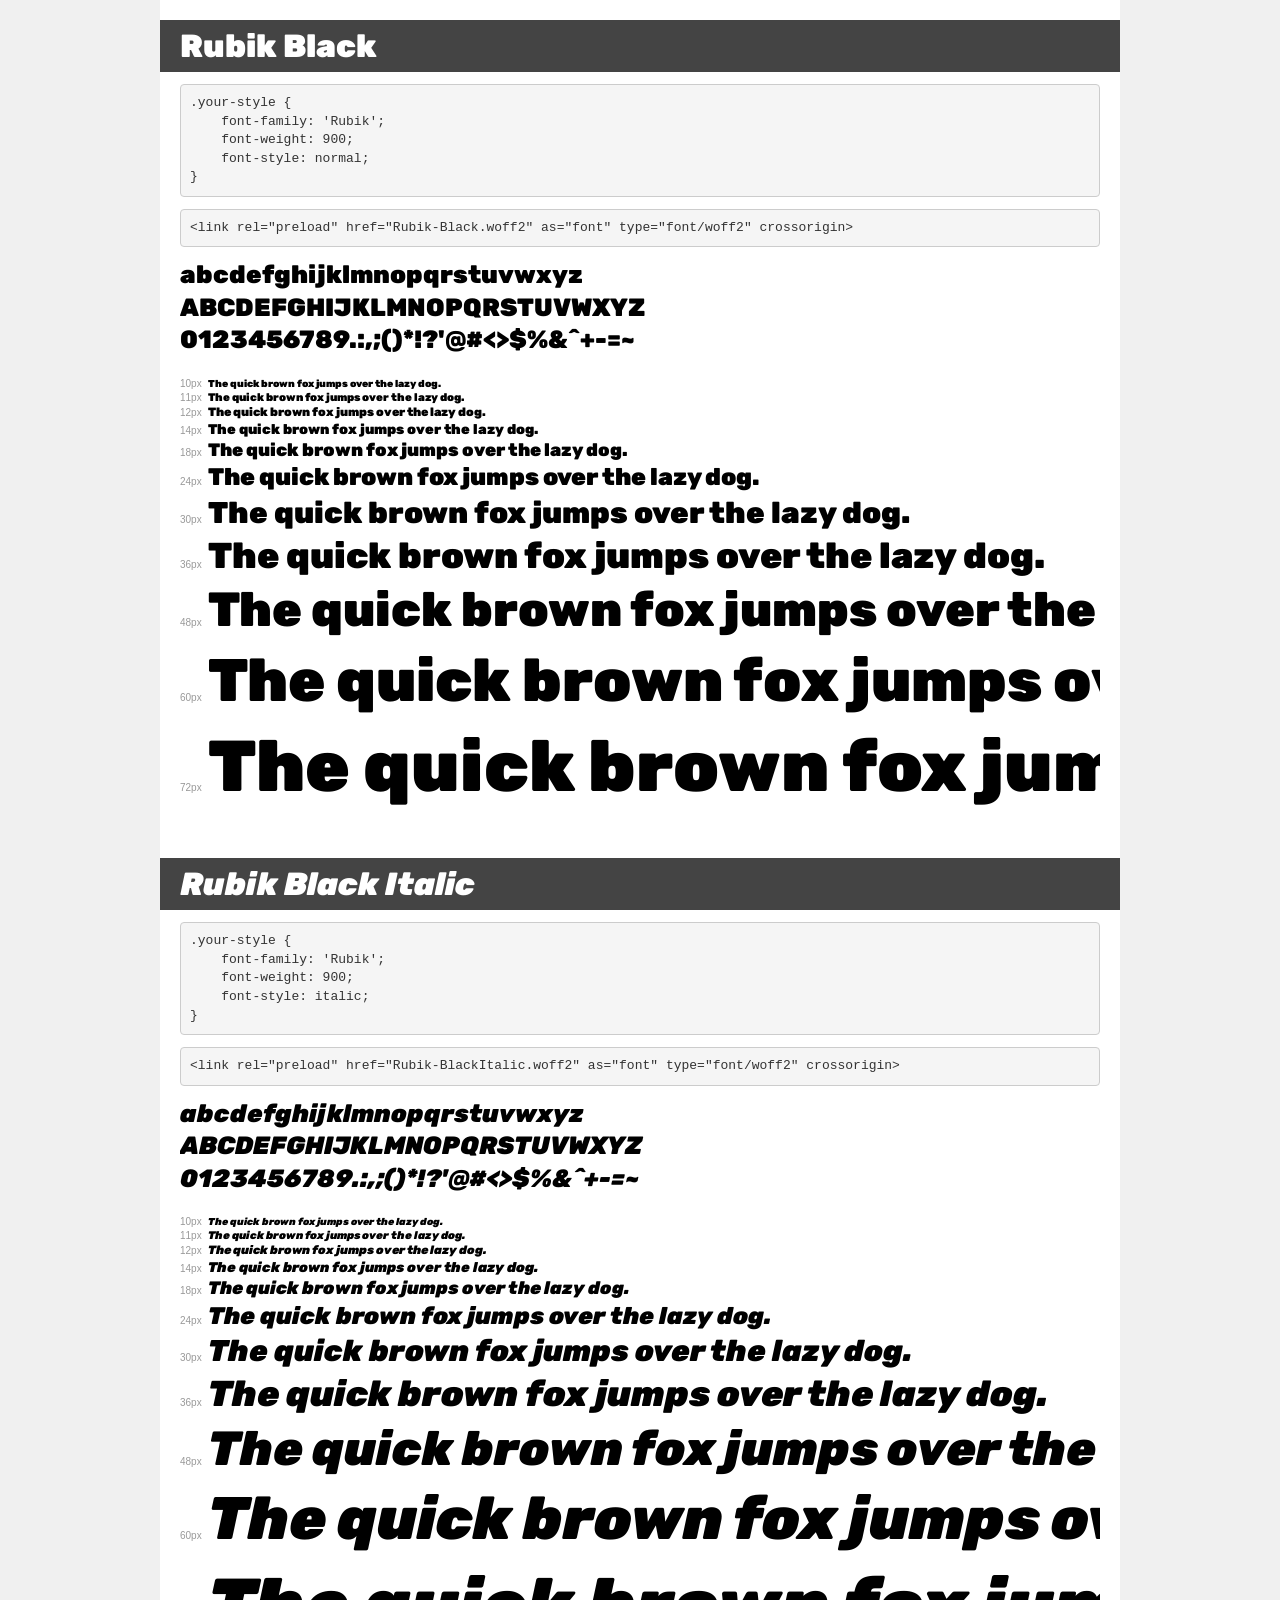
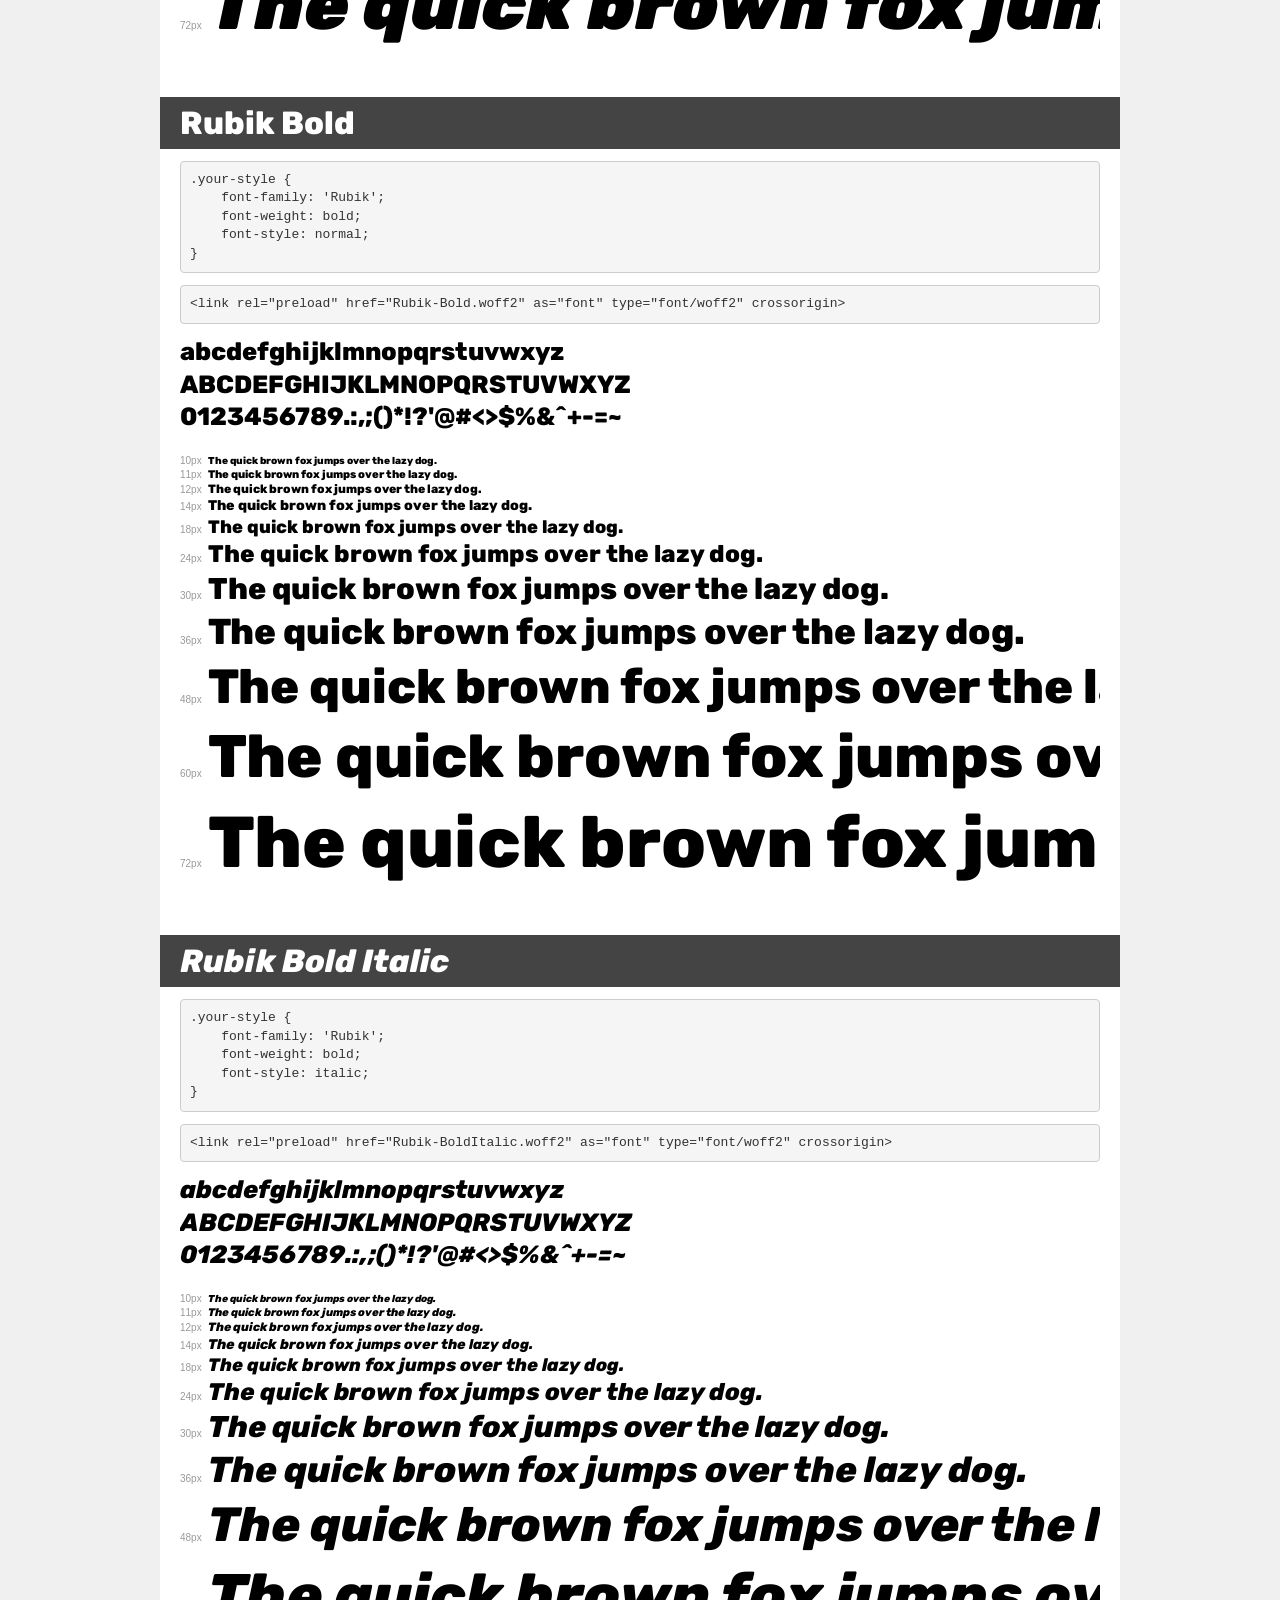
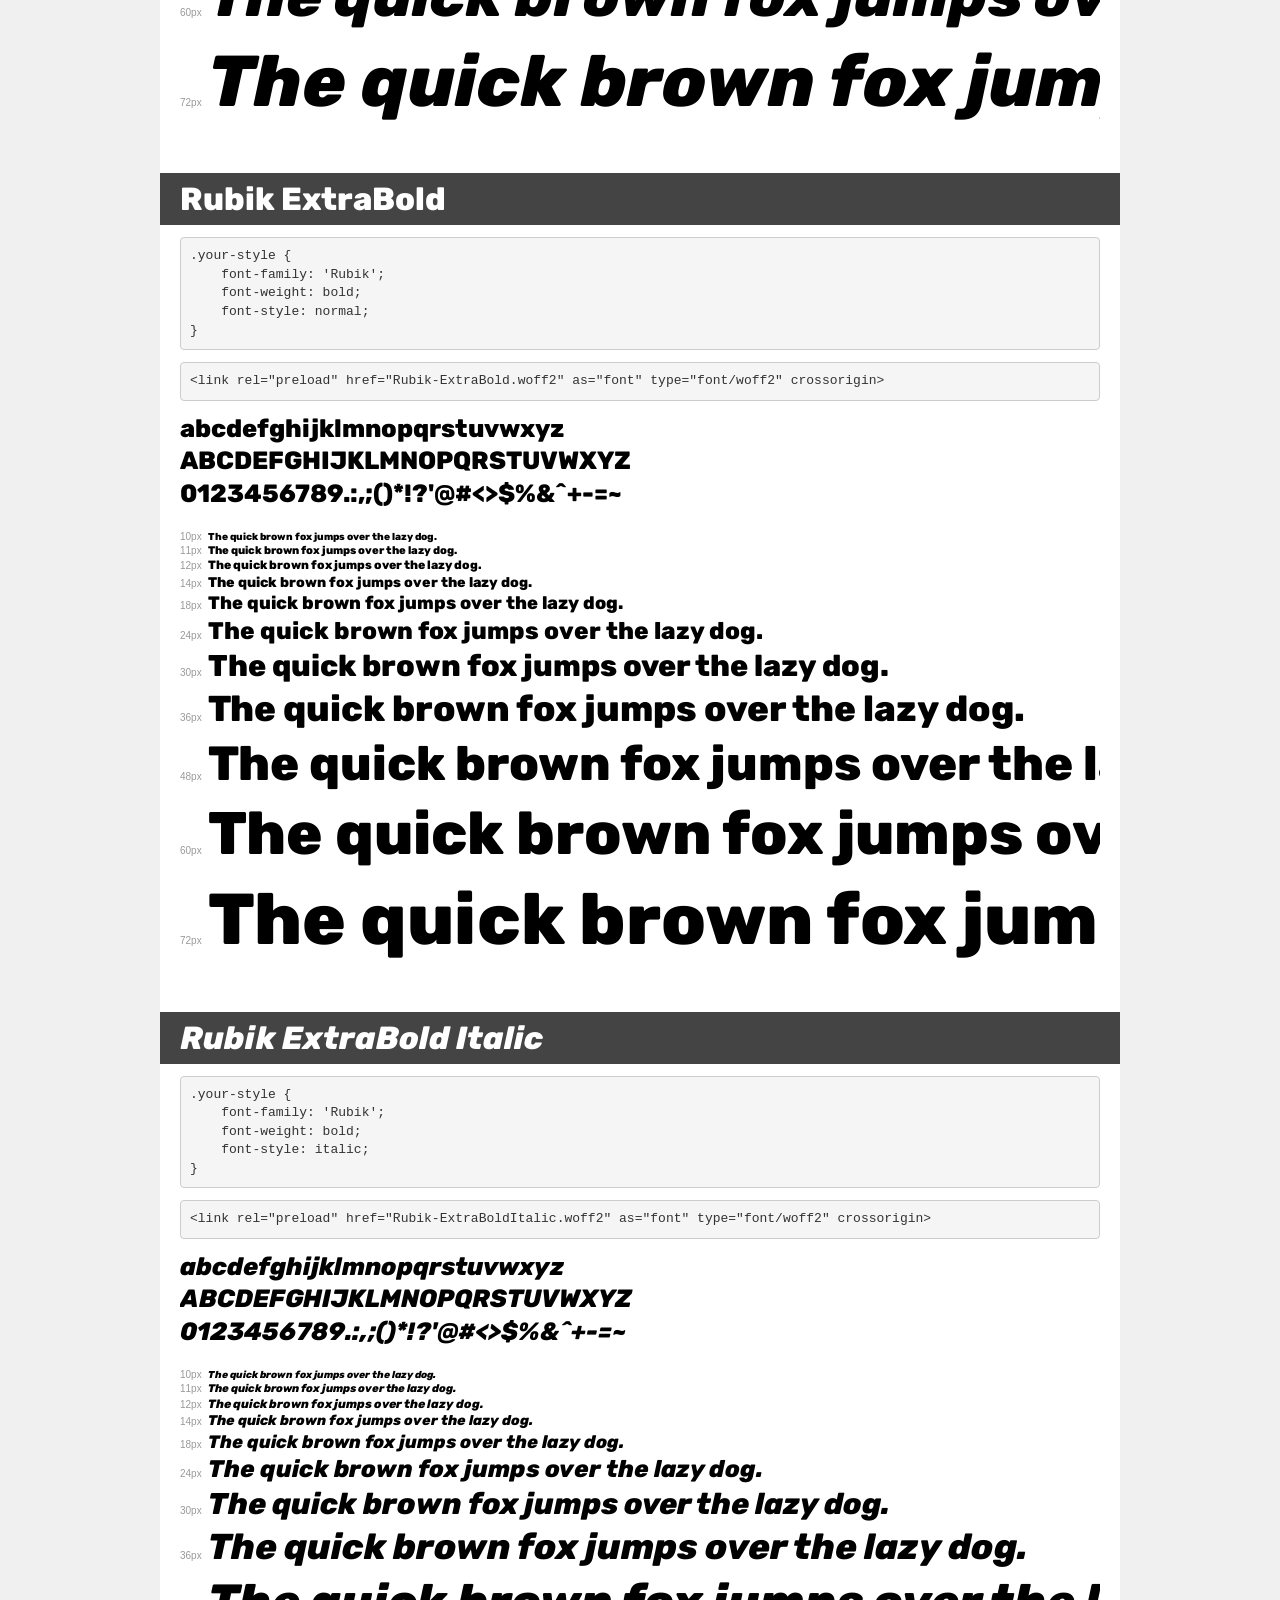
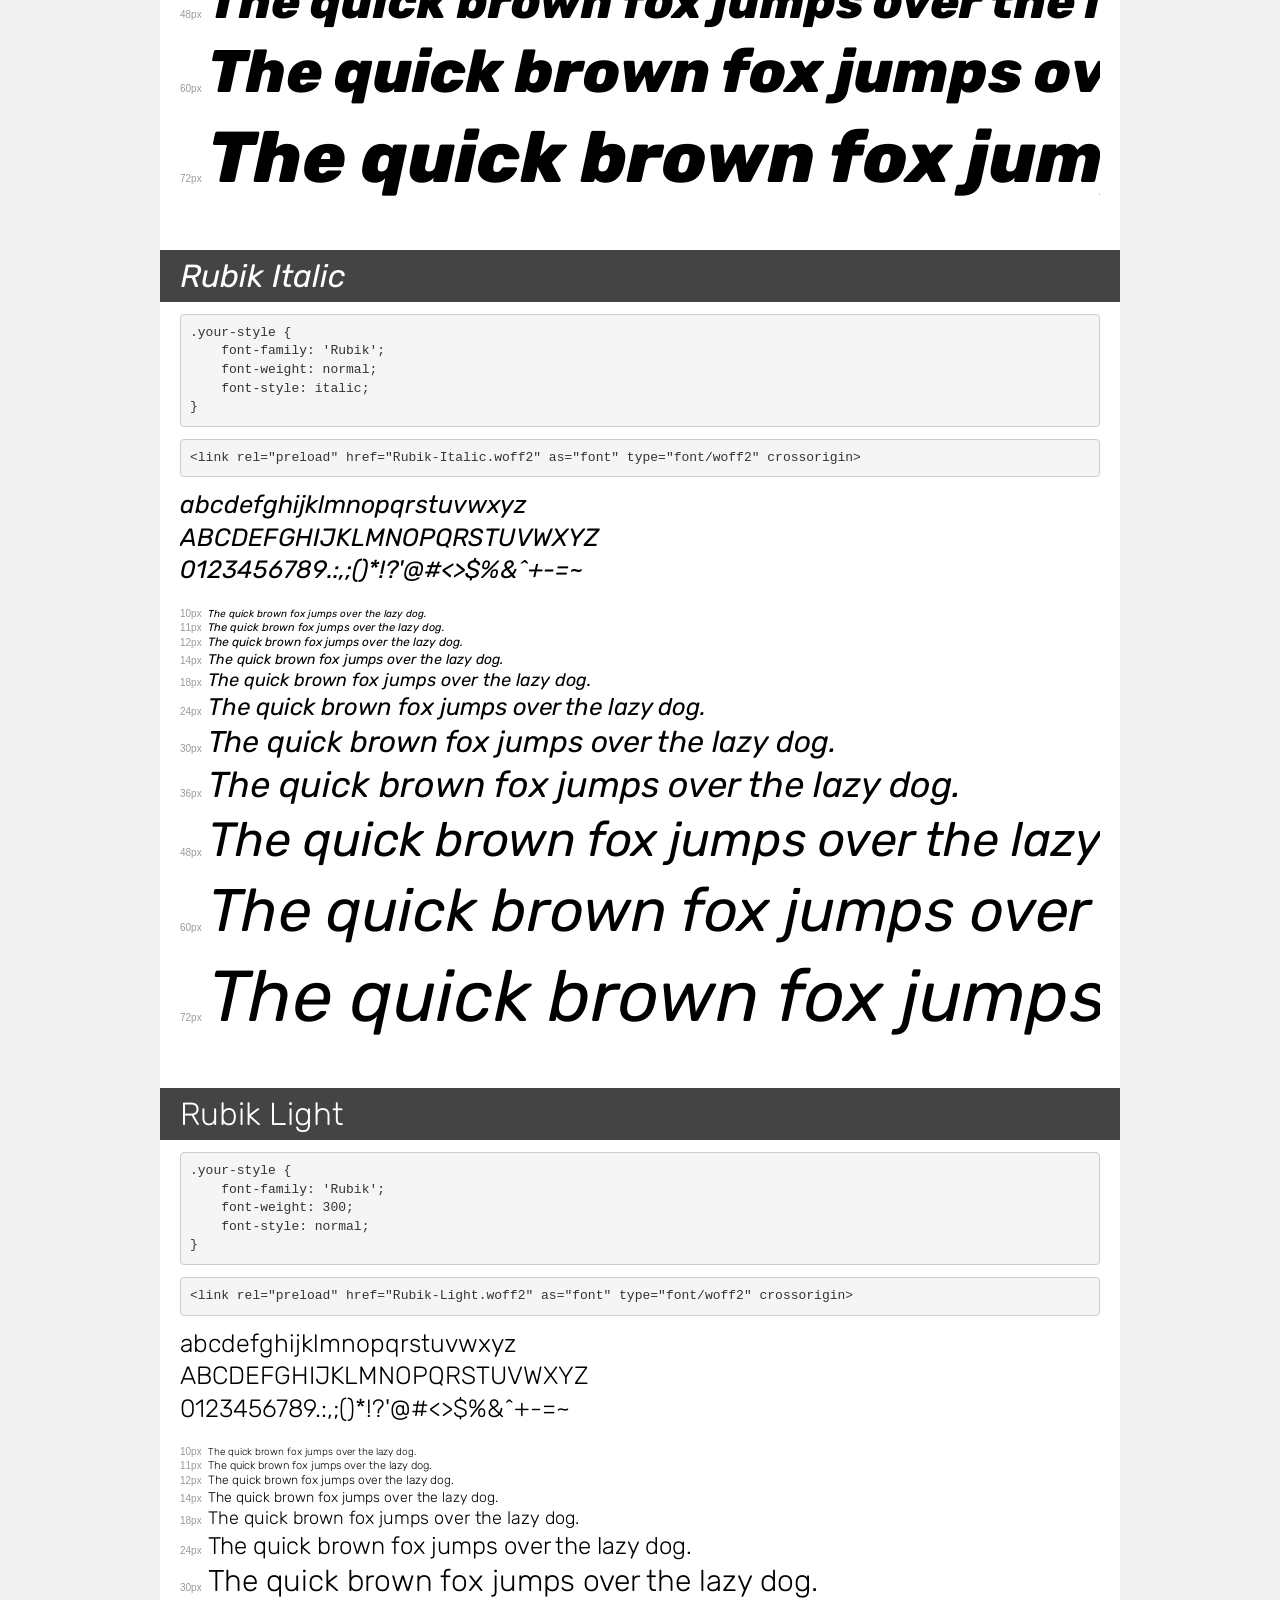
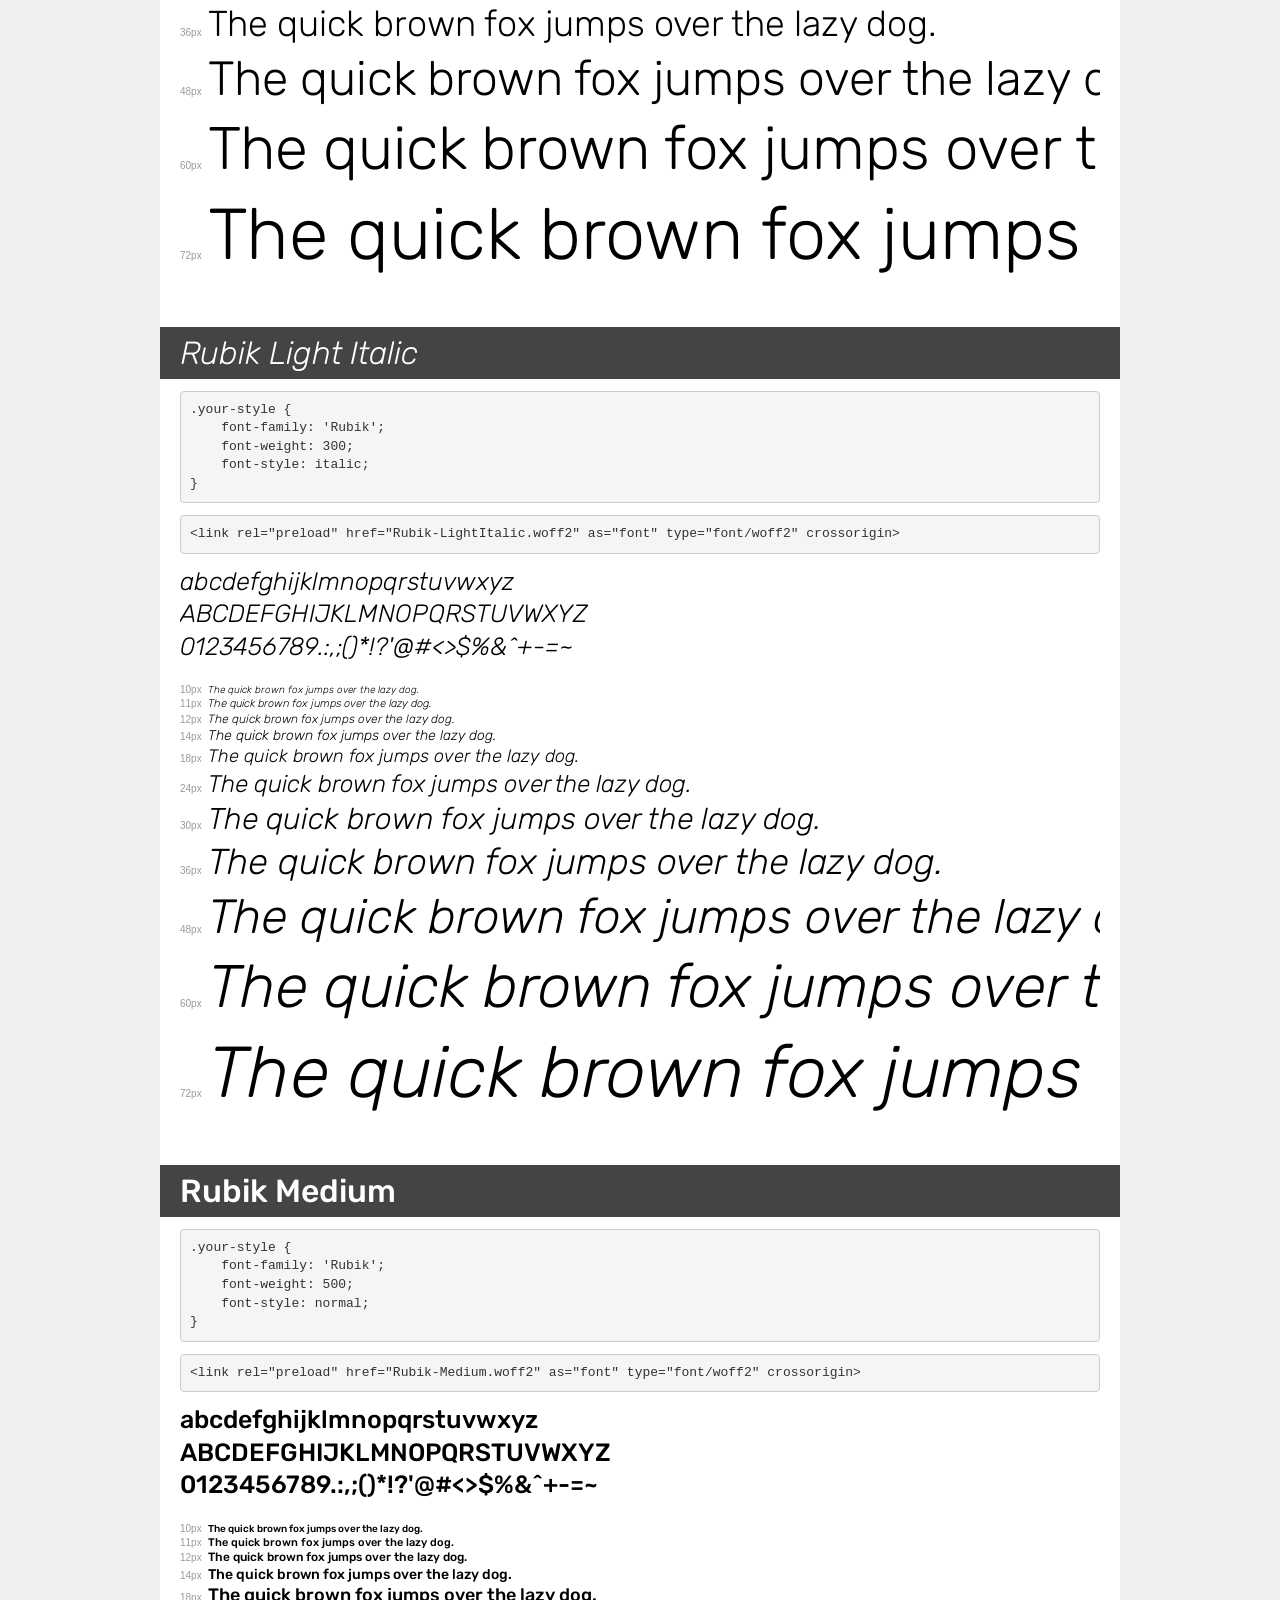
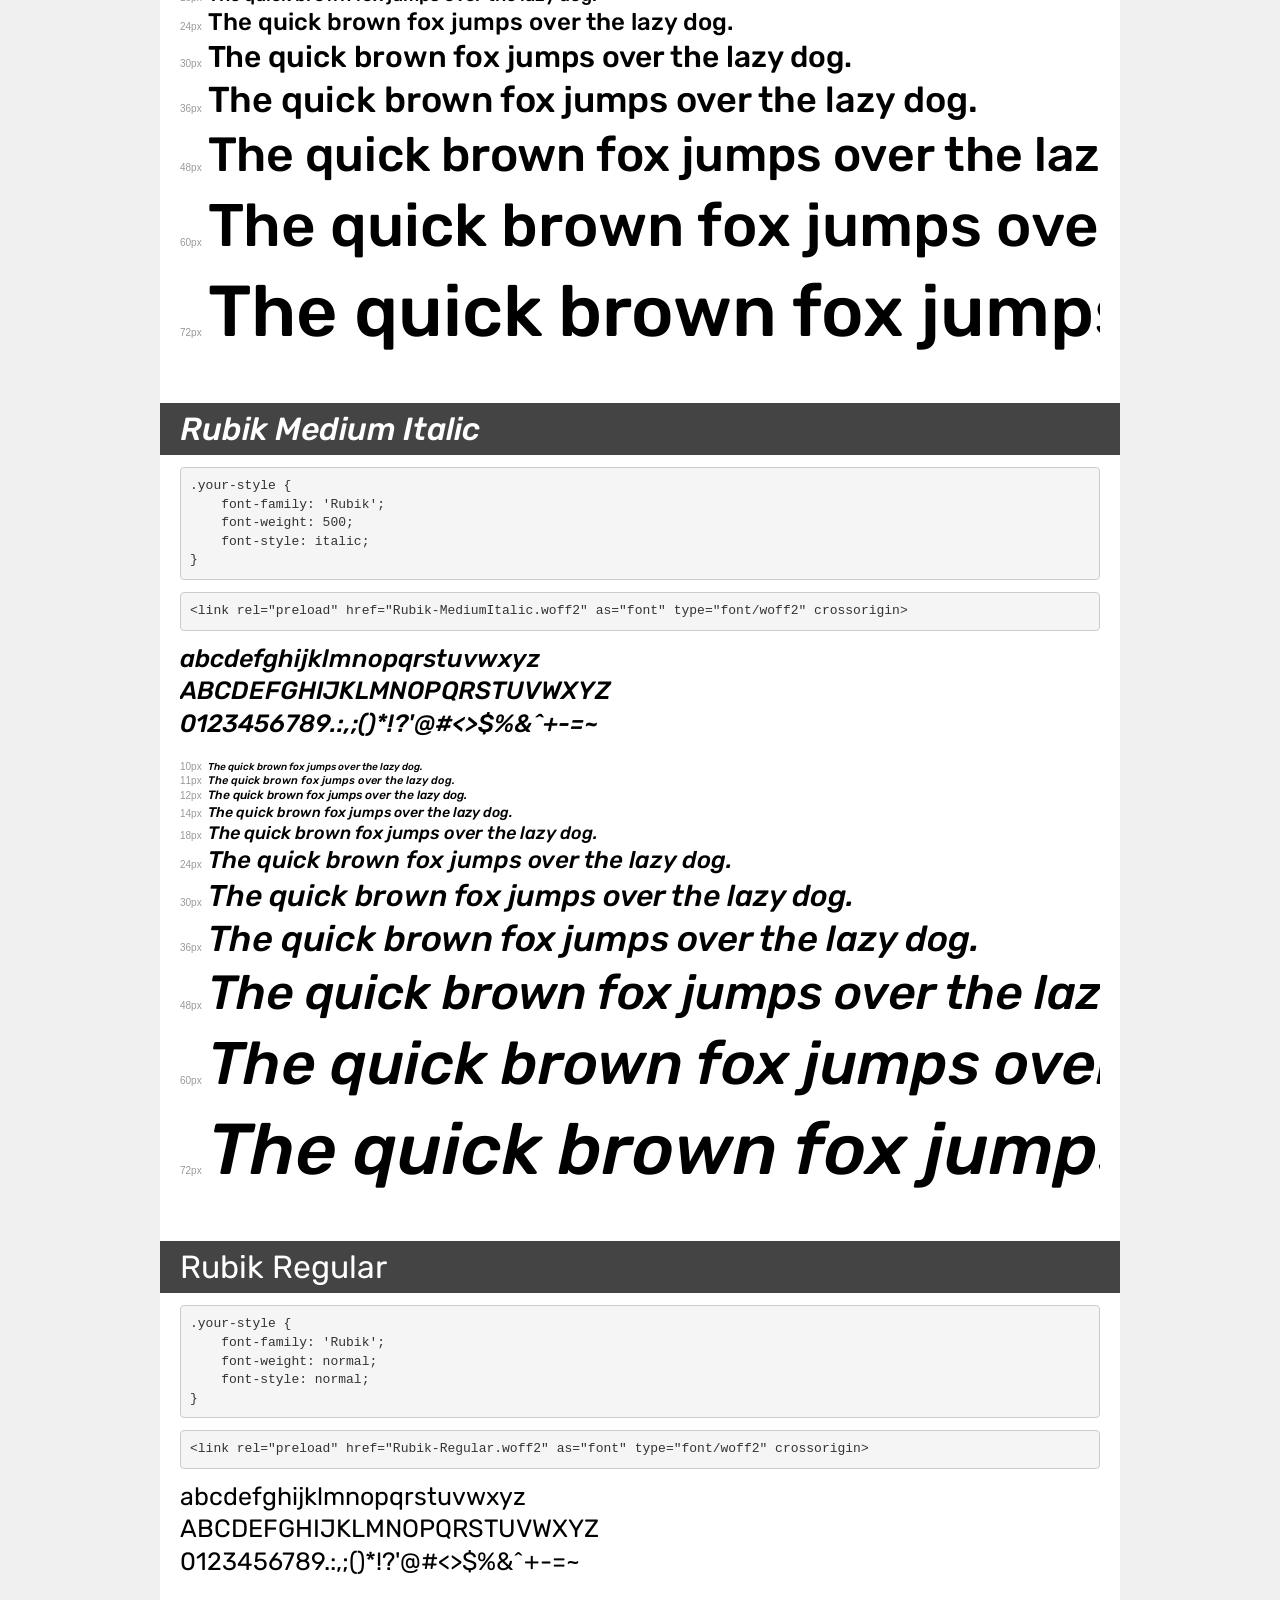
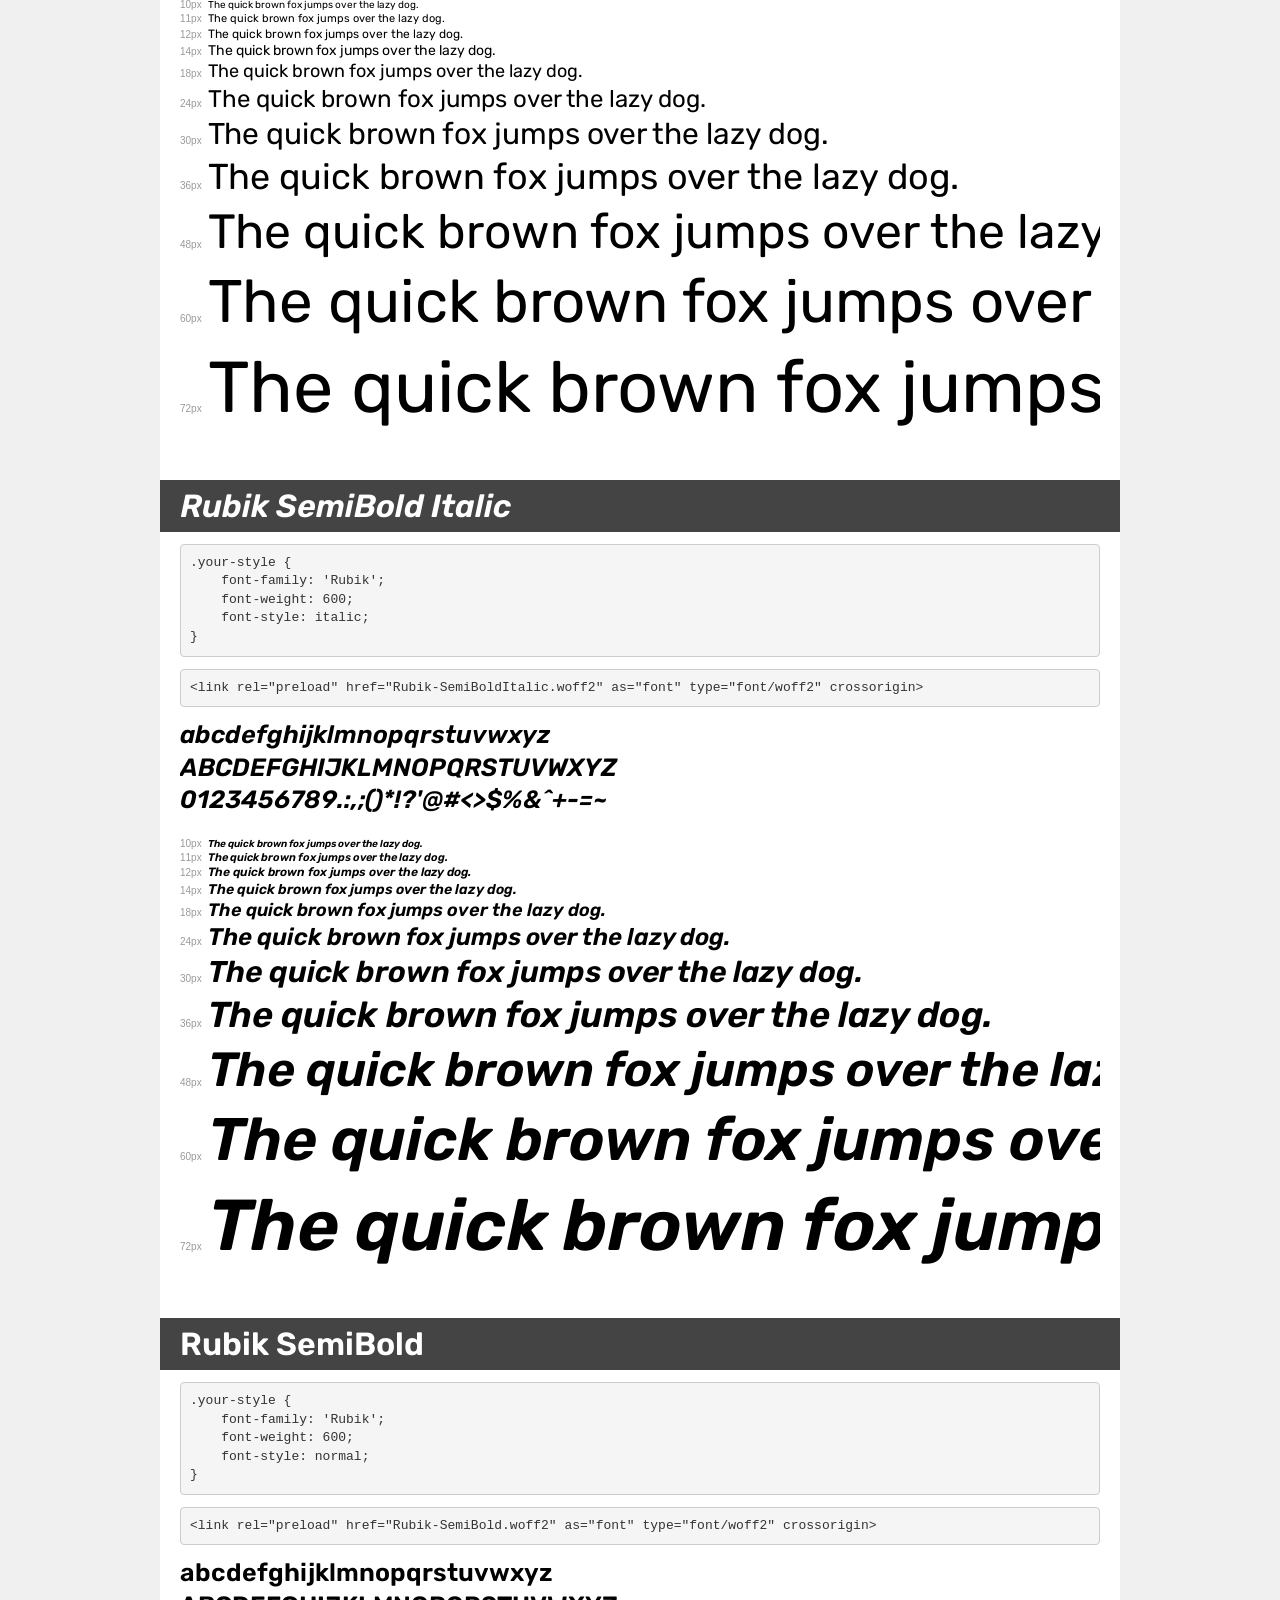
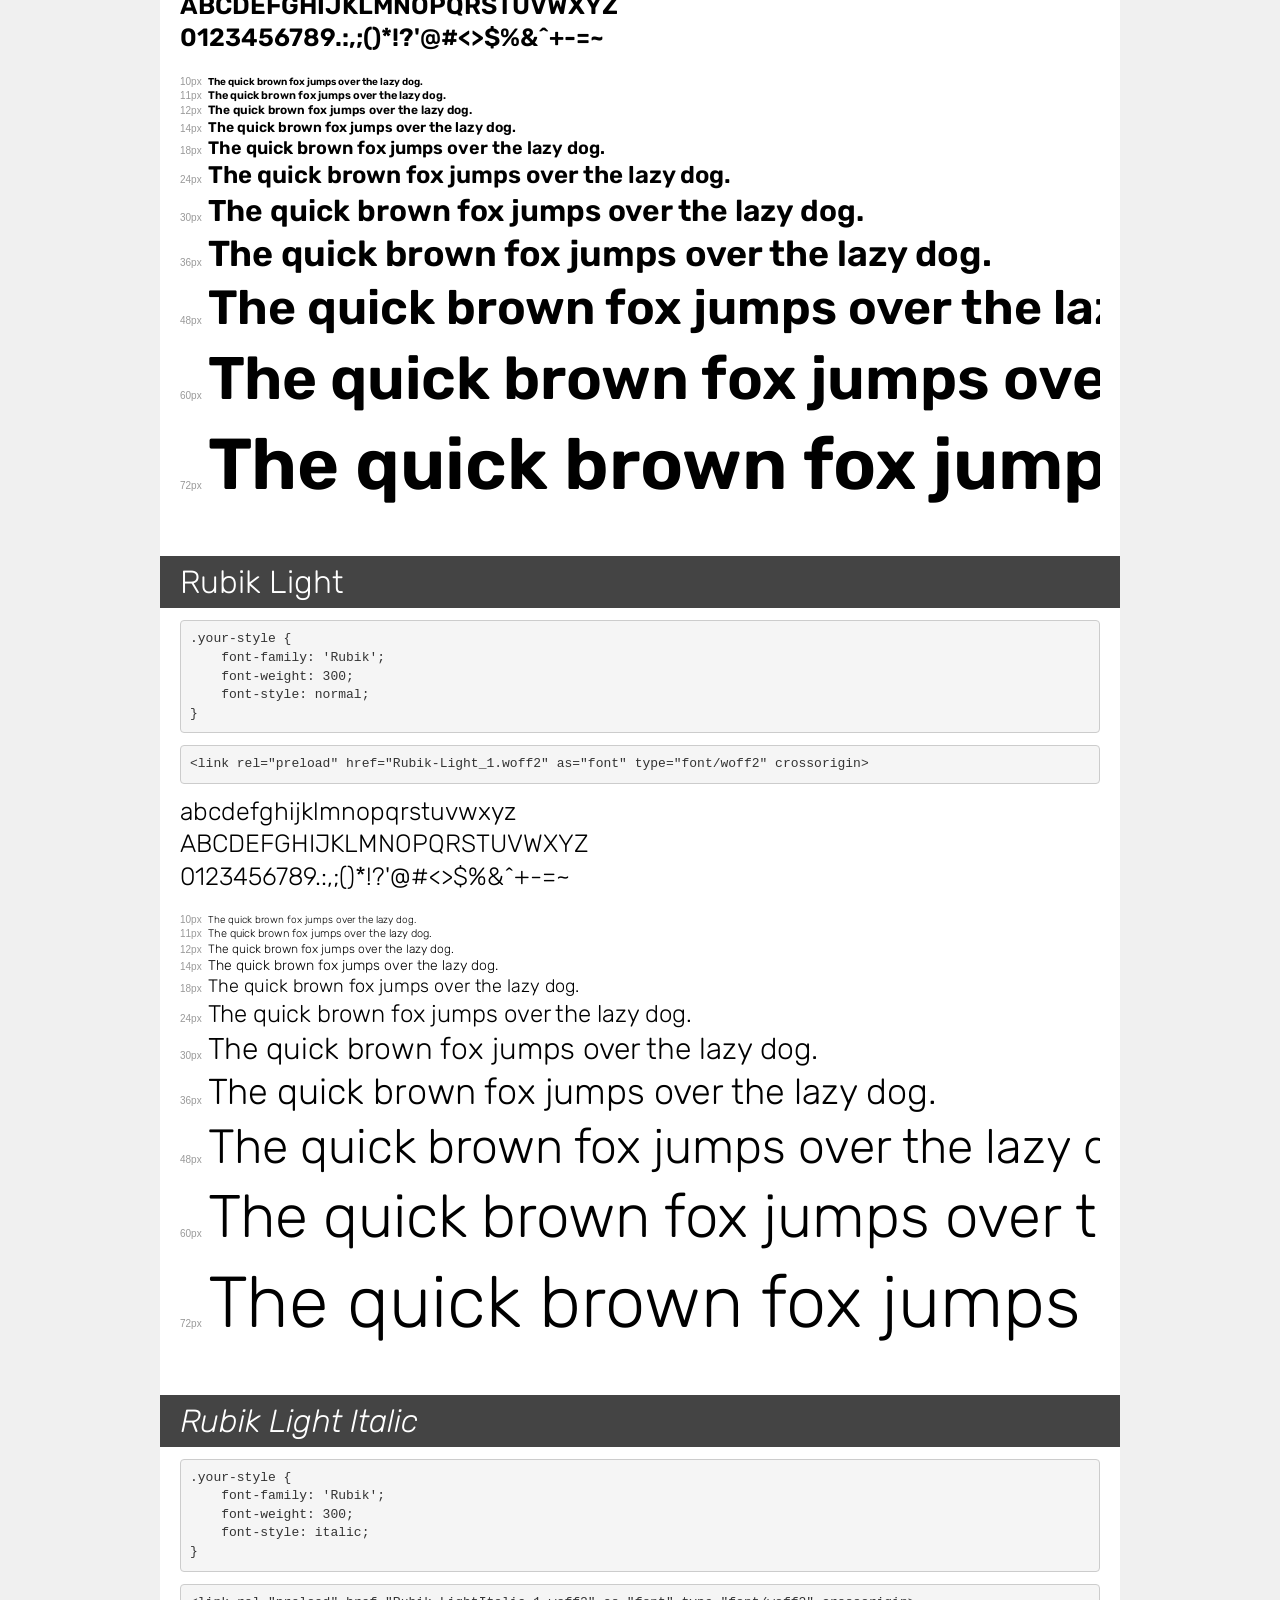
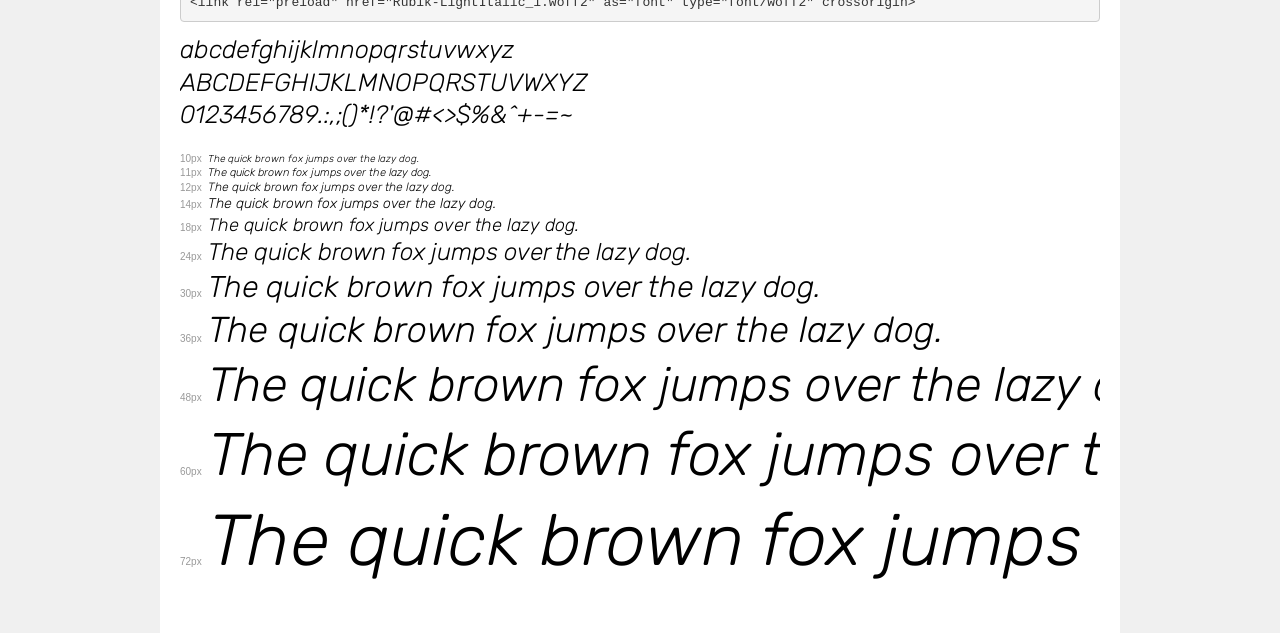
<file: Rubik/demo.html>
<!DOCTYPE html>
<html lang="en">
<head>
    <meta charset="utf-8">
    <meta http-equiv="X-UA-Compatible" content="IE=edge">
    <meta name="viewport" content="width=device-width, initial-scale=1">
    <meta name="robots" content="noindex, noarchive">
    <meta name="format-detection" content="telephone=no">
    <title>Transfonter demo</title>
    <link href="stylesheet.css" rel="stylesheet">
    <style>
        /*
        http://meyerweb.com/eric/tools/css/reset/
        v2.0 | 20110126
        License: none (public domain)
        */
        html, body, div, span, applet, object, iframe,
        h1, h2, h3, h4, h5, h6, p, blockquote, pre,
        a, abbr, acronym, address, big, cite, code,
        del, dfn, em, img, ins, kbd, q, s, samp,
        small, strike, strong, sub, sup, tt, var,
        b, u, i, center,
        dl, dt, dd, ol, ul, li,
        fieldset, form, label, legend,
        table, caption, tbody, tfoot, thead, tr, th, td,
        article, aside, canvas, details, embed,
        figure, figcaption, footer, header, hgroup,
        menu, nav, output, ruby, section, summary,
        time, mark, audio, video {
            margin: 0;
            padding: 0;
            border: 0;
            font-size: 100%;
            font: inherit;
            vertical-align: baseline;
        }
        /* HTML5 display-role reset for older browsers */
        article, aside, details, figcaption, figure,
        footer, header, hgroup, menu, nav, section {
            display: block;
        }
        body {
            line-height: 1;
        }
        ol, ul {
            list-style: none;
        }
        blockquote, q {
            quotes: none;
        }
        blockquote:before, blockquote:after,
        q:before, q:after {
            content: '';
            content: none;
        }
        table {
            border-collapse: collapse;
            border-spacing: 0;
        }
        /* demo styles */
        body {
            background: #f0f0f0;
            color: #000;
        }
        .page {
            background: #fff;
            width: 920px;
            margin: 0 auto;
            padding: 20px 20px 0 20px;
            overflow: hidden;
        }
        .font-container {
            overflow-x: auto;
            overflow-y: hidden;
            margin-bottom: 40px;
            line-height: 1.3;
            white-space: nowrap;
            padding-bottom: 5px;
        }
        h1 {
            position: relative;
            background: #444;
            font-size: 32px;
            color: #fff;
            padding: 10px 20px;
            margin: 0 -20px 12px -20px;
        }
        .letters {
            font-size: 25px;
            margin-bottom: 20px;
        }
        .s10:before {
            content: '10px';
        }
        .s11:before {
            content: '11px';
        }
        .s12:before {
            content: '12px';
        }
        .s14:before {
            content: '14px';
        }
        .s18:before {
            content: '18px';
        }
        .s24:before {
            content: '24px';
        }
        .s30:before {
            content: '30px';
        }
        .s36:before {
            content: '36px';
        }
        .s48:before {
            content: '48px';
        }
        .s60:before {
            content: '60px';
        }
        .s72:before {
            content: '72px';
        }
        .s10:before, .s11:before, .s12:before, .s14:before,
        .s18:before, .s24:before, .s30:before, .s36:before,
        .s48:before, .s60:before, .s72:before {
            font-family: Arial, sans-serif;
            font-size: 10px;
            font-weight: normal;
            font-style: normal;
            color: #999;
            padding-right: 6px;
        }
        pre {
            display: block;
            padding: 9px;
            margin: 0 0 12px;
            font-family: Monaco, Menlo, Consolas, "Courier New", monospace;
            font-size: 13px;
            line-height: 1.428571429;
            color: #333;
            font-weight: normal;
            font-style: normal;
            background-color: #f5f5f5;
            border: 1px solid #ccc;
            overflow-x: auto;
            border-radius: 4px;
        }
        /* responsive */
        @media (max-width: 959px) {
            .page {
                width: auto;
                margin: 0;
            }
        }
    </style>
</head>
<body>
<div class="page">
    <div class="demo">
        <h1 style="font-family: 'Rubik'; font-weight: 900; font-style: normal;">Rubik Black</h1>
        <pre title="Usage">.your-style {
    font-family: 'Rubik';
    font-weight: 900;
    font-style: normal;
}</pre>
        <pre title="Preload (optional)">
&lt;link rel=&quot;preload&quot; href=&quot;Rubik-Black.woff2&quot; as=&quot;font&quot; type=&quot;font/woff2&quot; crossorigin&gt;</pre>
        <div class="font-container" style="font-family: 'Rubik'; font-weight: 900; font-style: normal;">
            <p class="letters">
                abcdefghijklmnopqrstuvwxyz<br>
ABCDEFGHIJKLMNOPQRSTUVWXYZ<br>
                0123456789.:,;()*!?'@#&lt;&gt;$%&^+-=~
            </p>
            <p class="s10" style="font-size: 10px;">The quick brown fox jumps over the lazy dog.</p>
            <p class="s11" style="font-size: 11px;">The quick brown fox jumps over the lazy dog.</p>
            <p class="s12" style="font-size: 12px;">The quick brown fox jumps over the lazy dog.</p>
            <p class="s14" style="font-size: 14px;">The quick brown fox jumps over the lazy dog.</p>
            <p class="s18" style="font-size: 18px;">The quick brown fox jumps over the lazy dog.</p>
            <p class="s24" style="font-size: 24px;">The quick brown fox jumps over the lazy dog.</p>
            <p class="s30" style="font-size: 30px;">The quick brown fox jumps over the lazy dog.</p>
            <p class="s36" style="font-size: 36px;">The quick brown fox jumps over the lazy dog.</p>
            <p class="s48" style="font-size: 48px;">The quick brown fox jumps over the lazy dog.</p>
            <p class="s60" style="font-size: 60px;">The quick brown fox jumps over the lazy dog.</p>
            <p class="s72" style="font-size: 72px;">The quick brown fox jumps over the lazy dog.</p>
        </div>
    </div>

    <div class="demo">
        <h1 style="font-family: 'Rubik'; font-weight: 900; font-style: italic;">Rubik Black Italic</h1>
        <pre title="Usage">.your-style {
    font-family: 'Rubik';
    font-weight: 900;
    font-style: italic;
}</pre>
        <pre title="Preload (optional)">
&lt;link rel=&quot;preload&quot; href=&quot;Rubik-BlackItalic.woff2&quot; as=&quot;font&quot; type=&quot;font/woff2&quot; crossorigin&gt;</pre>
        <div class="font-container" style="font-family: 'Rubik'; font-weight: 900; font-style: italic;">
            <p class="letters">
                abcdefghijklmnopqrstuvwxyz<br>
ABCDEFGHIJKLMNOPQRSTUVWXYZ<br>
                0123456789.:,;()*!?'@#&lt;&gt;$%&^+-=~
            </p>
            <p class="s10" style="font-size: 10px;">The quick brown fox jumps over the lazy dog.</p>
            <p class="s11" style="font-size: 11px;">The quick brown fox jumps over the lazy dog.</p>
            <p class="s12" style="font-size: 12px;">The quick brown fox jumps over the lazy dog.</p>
            <p class="s14" style="font-size: 14px;">The quick brown fox jumps over the lazy dog.</p>
            <p class="s18" style="font-size: 18px;">The quick brown fox jumps over the lazy dog.</p>
            <p class="s24" style="font-size: 24px;">The quick brown fox jumps over the lazy dog.</p>
            <p class="s30" style="font-size: 30px;">The quick brown fox jumps over the lazy dog.</p>
            <p class="s36" style="font-size: 36px;">The quick brown fox jumps over the lazy dog.</p>
            <p class="s48" style="font-size: 48px;">The quick brown fox jumps over the lazy dog.</p>
            <p class="s60" style="font-size: 60px;">The quick brown fox jumps over the lazy dog.</p>
            <p class="s72" style="font-size: 72px;">The quick brown fox jumps over the lazy dog.</p>
        </div>
    </div>

    <div class="demo">
        <h1 style="font-family: 'Rubik'; font-weight: bold; font-style: normal;">Rubik Bold</h1>
        <pre title="Usage">.your-style {
    font-family: 'Rubik';
    font-weight: bold;
    font-style: normal;
}</pre>
        <pre title="Preload (optional)">
&lt;link rel=&quot;preload&quot; href=&quot;Rubik-Bold.woff2&quot; as=&quot;font&quot; type=&quot;font/woff2&quot; crossorigin&gt;</pre>
        <div class="font-container" style="font-family: 'Rubik'; font-weight: bold; font-style: normal;">
            <p class="letters">
                abcdefghijklmnopqrstuvwxyz<br>
ABCDEFGHIJKLMNOPQRSTUVWXYZ<br>
                0123456789.:,;()*!?'@#&lt;&gt;$%&^+-=~
            </p>
            <p class="s10" style="font-size: 10px;">The quick brown fox jumps over the lazy dog.</p>
            <p class="s11" style="font-size: 11px;">The quick brown fox jumps over the lazy dog.</p>
            <p class="s12" style="font-size: 12px;">The quick brown fox jumps over the lazy dog.</p>
            <p class="s14" style="font-size: 14px;">The quick brown fox jumps over the lazy dog.</p>
            <p class="s18" style="font-size: 18px;">The quick brown fox jumps over the lazy dog.</p>
            <p class="s24" style="font-size: 24px;">The quick brown fox jumps over the lazy dog.</p>
            <p class="s30" style="font-size: 30px;">The quick brown fox jumps over the lazy dog.</p>
            <p class="s36" style="font-size: 36px;">The quick brown fox jumps over the lazy dog.</p>
            <p class="s48" style="font-size: 48px;">The quick brown fox jumps over the lazy dog.</p>
            <p class="s60" style="font-size: 60px;">The quick brown fox jumps over the lazy dog.</p>
            <p class="s72" style="font-size: 72px;">The quick brown fox jumps over the lazy dog.</p>
        </div>
    </div>

    <div class="demo">
        <h1 style="font-family: 'Rubik'; font-weight: bold; font-style: italic;">Rubik Bold Italic</h1>
        <pre title="Usage">.your-style {
    font-family: 'Rubik';
    font-weight: bold;
    font-style: italic;
}</pre>
        <pre title="Preload (optional)">
&lt;link rel=&quot;preload&quot; href=&quot;Rubik-BoldItalic.woff2&quot; as=&quot;font&quot; type=&quot;font/woff2&quot; crossorigin&gt;</pre>
        <div class="font-container" style="font-family: 'Rubik'; font-weight: bold; font-style: italic;">
            <p class="letters">
                abcdefghijklmnopqrstuvwxyz<br>
ABCDEFGHIJKLMNOPQRSTUVWXYZ<br>
                0123456789.:,;()*!?'@#&lt;&gt;$%&^+-=~
            </p>
            <p class="s10" style="font-size: 10px;">The quick brown fox jumps over the lazy dog.</p>
            <p class="s11" style="font-size: 11px;">The quick brown fox jumps over the lazy dog.</p>
            <p class="s12" style="font-size: 12px;">The quick brown fox jumps over the lazy dog.</p>
            <p class="s14" style="font-size: 14px;">The quick brown fox jumps over the lazy dog.</p>
            <p class="s18" style="font-size: 18px;">The quick brown fox jumps over the lazy dog.</p>
            <p class="s24" style="font-size: 24px;">The quick brown fox jumps over the lazy dog.</p>
            <p class="s30" style="font-size: 30px;">The quick brown fox jumps over the lazy dog.</p>
            <p class="s36" style="font-size: 36px;">The quick brown fox jumps over the lazy dog.</p>
            <p class="s48" style="font-size: 48px;">The quick brown fox jumps over the lazy dog.</p>
            <p class="s60" style="font-size: 60px;">The quick brown fox jumps over the lazy dog.</p>
            <p class="s72" style="font-size: 72px;">The quick brown fox jumps over the lazy dog.</p>
        </div>
    </div>

    <div class="demo">
        <h1 style="font-family: 'Rubik'; font-weight: bold; font-style: normal;">Rubik ExtraBold</h1>
        <pre title="Usage">.your-style {
    font-family: 'Rubik';
    font-weight: bold;
    font-style: normal;
}</pre>
        <pre title="Preload (optional)">
&lt;link rel=&quot;preload&quot; href=&quot;Rubik-ExtraBold.woff2&quot; as=&quot;font&quot; type=&quot;font/woff2&quot; crossorigin&gt;</pre>
        <div class="font-container" style="font-family: 'Rubik'; font-weight: bold; font-style: normal;">
            <p class="letters">
                abcdefghijklmnopqrstuvwxyz<br>
ABCDEFGHIJKLMNOPQRSTUVWXYZ<br>
                0123456789.:,;()*!?'@#&lt;&gt;$%&^+-=~
            </p>
            <p class="s10" style="font-size: 10px;">The quick brown fox jumps over the lazy dog.</p>
            <p class="s11" style="font-size: 11px;">The quick brown fox jumps over the lazy dog.</p>
            <p class="s12" style="font-size: 12px;">The quick brown fox jumps over the lazy dog.</p>
            <p class="s14" style="font-size: 14px;">The quick brown fox jumps over the lazy dog.</p>
            <p class="s18" style="font-size: 18px;">The quick brown fox jumps over the lazy dog.</p>
            <p class="s24" style="font-size: 24px;">The quick brown fox jumps over the lazy dog.</p>
            <p class="s30" style="font-size: 30px;">The quick brown fox jumps over the lazy dog.</p>
            <p class="s36" style="font-size: 36px;">The quick brown fox jumps over the lazy dog.</p>
            <p class="s48" style="font-size: 48px;">The quick brown fox jumps over the lazy dog.</p>
            <p class="s60" style="font-size: 60px;">The quick brown fox jumps over the lazy dog.</p>
            <p class="s72" style="font-size: 72px;">The quick brown fox jumps over the lazy dog.</p>
        </div>
    </div>

    <div class="demo">
        <h1 style="font-family: 'Rubik'; font-weight: bold; font-style: italic;">Rubik ExtraBold Italic</h1>
        <pre title="Usage">.your-style {
    font-family: 'Rubik';
    font-weight: bold;
    font-style: italic;
}</pre>
        <pre title="Preload (optional)">
&lt;link rel=&quot;preload&quot; href=&quot;Rubik-ExtraBoldItalic.woff2&quot; as=&quot;font&quot; type=&quot;font/woff2&quot; crossorigin&gt;</pre>
        <div class="font-container" style="font-family: 'Rubik'; font-weight: bold; font-style: italic;">
            <p class="letters">
                abcdefghijklmnopqrstuvwxyz<br>
ABCDEFGHIJKLMNOPQRSTUVWXYZ<br>
                0123456789.:,;()*!?'@#&lt;&gt;$%&^+-=~
            </p>
            <p class="s10" style="font-size: 10px;">The quick brown fox jumps over the lazy dog.</p>
            <p class="s11" style="font-size: 11px;">The quick brown fox jumps over the lazy dog.</p>
            <p class="s12" style="font-size: 12px;">The quick brown fox jumps over the lazy dog.</p>
            <p class="s14" style="font-size: 14px;">The quick brown fox jumps over the lazy dog.</p>
            <p class="s18" style="font-size: 18px;">The quick brown fox jumps over the lazy dog.</p>
            <p class="s24" style="font-size: 24px;">The quick brown fox jumps over the lazy dog.</p>
            <p class="s30" style="font-size: 30px;">The quick brown fox jumps over the lazy dog.</p>
            <p class="s36" style="font-size: 36px;">The quick brown fox jumps over the lazy dog.</p>
            <p class="s48" style="font-size: 48px;">The quick brown fox jumps over the lazy dog.</p>
            <p class="s60" style="font-size: 60px;">The quick brown fox jumps over the lazy dog.</p>
            <p class="s72" style="font-size: 72px;">The quick brown fox jumps over the lazy dog.</p>
        </div>
    </div>

    <div class="demo">
        <h1 style="font-family: 'Rubik'; font-weight: normal; font-style: italic;">Rubik Italic</h1>
        <pre title="Usage">.your-style {
    font-family: 'Rubik';
    font-weight: normal;
    font-style: italic;
}</pre>
        <pre title="Preload (optional)">
&lt;link rel=&quot;preload&quot; href=&quot;Rubik-Italic.woff2&quot; as=&quot;font&quot; type=&quot;font/woff2&quot; crossorigin&gt;</pre>
        <div class="font-container" style="font-family: 'Rubik'; font-weight: normal; font-style: italic;">
            <p class="letters">
                abcdefghijklmnopqrstuvwxyz<br>
ABCDEFGHIJKLMNOPQRSTUVWXYZ<br>
                0123456789.:,;()*!?'@#&lt;&gt;$%&^+-=~
            </p>
            <p class="s10" style="font-size: 10px;">The quick brown fox jumps over the lazy dog.</p>
            <p class="s11" style="font-size: 11px;">The quick brown fox jumps over the lazy dog.</p>
            <p class="s12" style="font-size: 12px;">The quick brown fox jumps over the lazy dog.</p>
            <p class="s14" style="font-size: 14px;">The quick brown fox jumps over the lazy dog.</p>
            <p class="s18" style="font-size: 18px;">The quick brown fox jumps over the lazy dog.</p>
            <p class="s24" style="font-size: 24px;">The quick brown fox jumps over the lazy dog.</p>
            <p class="s30" style="font-size: 30px;">The quick brown fox jumps over the lazy dog.</p>
            <p class="s36" style="font-size: 36px;">The quick brown fox jumps over the lazy dog.</p>
            <p class="s48" style="font-size: 48px;">The quick brown fox jumps over the lazy dog.</p>
            <p class="s60" style="font-size: 60px;">The quick brown fox jumps over the lazy dog.</p>
            <p class="s72" style="font-size: 72px;">The quick brown fox jumps over the lazy dog.</p>
        </div>
    </div>

    <div class="demo">
        <h1 style="font-family: 'Rubik'; font-weight: 300; font-style: normal;">Rubik Light</h1>
        <pre title="Usage">.your-style {
    font-family: 'Rubik';
    font-weight: 300;
    font-style: normal;
}</pre>
        <pre title="Preload (optional)">
&lt;link rel=&quot;preload&quot; href=&quot;Rubik-Light.woff2&quot; as=&quot;font&quot; type=&quot;font/woff2&quot; crossorigin&gt;</pre>
        <div class="font-container" style="font-family: 'Rubik'; font-weight: 300; font-style: normal;">
            <p class="letters">
                abcdefghijklmnopqrstuvwxyz<br>
ABCDEFGHIJKLMNOPQRSTUVWXYZ<br>
                0123456789.:,;()*!?'@#&lt;&gt;$%&^+-=~
            </p>
            <p class="s10" style="font-size: 10px;">The quick brown fox jumps over the lazy dog.</p>
            <p class="s11" style="font-size: 11px;">The quick brown fox jumps over the lazy dog.</p>
            <p class="s12" style="font-size: 12px;">The quick brown fox jumps over the lazy dog.</p>
            <p class="s14" style="font-size: 14px;">The quick brown fox jumps over the lazy dog.</p>
            <p class="s18" style="font-size: 18px;">The quick brown fox jumps over the lazy dog.</p>
            <p class="s24" style="font-size: 24px;">The quick brown fox jumps over the lazy dog.</p>
            <p class="s30" style="font-size: 30px;">The quick brown fox jumps over the lazy dog.</p>
            <p class="s36" style="font-size: 36px;">The quick brown fox jumps over the lazy dog.</p>
            <p class="s48" style="font-size: 48px;">The quick brown fox jumps over the lazy dog.</p>
            <p class="s60" style="font-size: 60px;">The quick brown fox jumps over the lazy dog.</p>
            <p class="s72" style="font-size: 72px;">The quick brown fox jumps over the lazy dog.</p>
        </div>
    </div>

    <div class="demo">
        <h1 style="font-family: 'Rubik'; font-weight: 300; font-style: italic;">Rubik Light Italic</h1>
        <pre title="Usage">.your-style {
    font-family: 'Rubik';
    font-weight: 300;
    font-style: italic;
}</pre>
        <pre title="Preload (optional)">
&lt;link rel=&quot;preload&quot; href=&quot;Rubik-LightItalic.woff2&quot; as=&quot;font&quot; type=&quot;font/woff2&quot; crossorigin&gt;</pre>
        <div class="font-container" style="font-family: 'Rubik'; font-weight: 300; font-style: italic;">
            <p class="letters">
                abcdefghijklmnopqrstuvwxyz<br>
ABCDEFGHIJKLMNOPQRSTUVWXYZ<br>
                0123456789.:,;()*!?'@#&lt;&gt;$%&^+-=~
            </p>
            <p class="s10" style="font-size: 10px;">The quick brown fox jumps over the lazy dog.</p>
            <p class="s11" style="font-size: 11px;">The quick brown fox jumps over the lazy dog.</p>
            <p class="s12" style="font-size: 12px;">The quick brown fox jumps over the lazy dog.</p>
            <p class="s14" style="font-size: 14px;">The quick brown fox jumps over the lazy dog.</p>
            <p class="s18" style="font-size: 18px;">The quick brown fox jumps over the lazy dog.</p>
            <p class="s24" style="font-size: 24px;">The quick brown fox jumps over the lazy dog.</p>
            <p class="s30" style="font-size: 30px;">The quick brown fox jumps over the lazy dog.</p>
            <p class="s36" style="font-size: 36px;">The quick brown fox jumps over the lazy dog.</p>
            <p class="s48" style="font-size: 48px;">The quick brown fox jumps over the lazy dog.</p>
            <p class="s60" style="font-size: 60px;">The quick brown fox jumps over the lazy dog.</p>
            <p class="s72" style="font-size: 72px;">The quick brown fox jumps over the lazy dog.</p>
        </div>
    </div>

    <div class="demo">
        <h1 style="font-family: 'Rubik'; font-weight: 500; font-style: normal;">Rubik Medium</h1>
        <pre title="Usage">.your-style {
    font-family: 'Rubik';
    font-weight: 500;
    font-style: normal;
}</pre>
        <pre title="Preload (optional)">
&lt;link rel=&quot;preload&quot; href=&quot;Rubik-Medium.woff2&quot; as=&quot;font&quot; type=&quot;font/woff2&quot; crossorigin&gt;</pre>
        <div class="font-container" style="font-family: 'Rubik'; font-weight: 500; font-style: normal;">
            <p class="letters">
                abcdefghijklmnopqrstuvwxyz<br>
ABCDEFGHIJKLMNOPQRSTUVWXYZ<br>
                0123456789.:,;()*!?'@#&lt;&gt;$%&^+-=~
            </p>
            <p class="s10" style="font-size: 10px;">The quick brown fox jumps over the lazy dog.</p>
            <p class="s11" style="font-size: 11px;">The quick brown fox jumps over the lazy dog.</p>
            <p class="s12" style="font-size: 12px;">The quick brown fox jumps over the lazy dog.</p>
            <p class="s14" style="font-size: 14px;">The quick brown fox jumps over the lazy dog.</p>
            <p class="s18" style="font-size: 18px;">The quick brown fox jumps over the lazy dog.</p>
            <p class="s24" style="font-size: 24px;">The quick brown fox jumps over the lazy dog.</p>
            <p class="s30" style="font-size: 30px;">The quick brown fox jumps over the lazy dog.</p>
            <p class="s36" style="font-size: 36px;">The quick brown fox jumps over the lazy dog.</p>
            <p class="s48" style="font-size: 48px;">The quick brown fox jumps over the lazy dog.</p>
            <p class="s60" style="font-size: 60px;">The quick brown fox jumps over the lazy dog.</p>
            <p class="s72" style="font-size: 72px;">The quick brown fox jumps over the lazy dog.</p>
        </div>
    </div>

    <div class="demo">
        <h1 style="font-family: 'Rubik'; font-weight: 500; font-style: italic;">Rubik Medium Italic</h1>
        <pre title="Usage">.your-style {
    font-family: 'Rubik';
    font-weight: 500;
    font-style: italic;
}</pre>
        <pre title="Preload (optional)">
&lt;link rel=&quot;preload&quot; href=&quot;Rubik-MediumItalic.woff2&quot; as=&quot;font&quot; type=&quot;font/woff2&quot; crossorigin&gt;</pre>
        <div class="font-container" style="font-family: 'Rubik'; font-weight: 500; font-style: italic;">
            <p class="letters">
                abcdefghijklmnopqrstuvwxyz<br>
ABCDEFGHIJKLMNOPQRSTUVWXYZ<br>
                0123456789.:,;()*!?'@#&lt;&gt;$%&^+-=~
            </p>
            <p class="s10" style="font-size: 10px;">The quick brown fox jumps over the lazy dog.</p>
            <p class="s11" style="font-size: 11px;">The quick brown fox jumps over the lazy dog.</p>
            <p class="s12" style="font-size: 12px;">The quick brown fox jumps over the lazy dog.</p>
            <p class="s14" style="font-size: 14px;">The quick brown fox jumps over the lazy dog.</p>
            <p class="s18" style="font-size: 18px;">The quick brown fox jumps over the lazy dog.</p>
            <p class="s24" style="font-size: 24px;">The quick brown fox jumps over the lazy dog.</p>
            <p class="s30" style="font-size: 30px;">The quick brown fox jumps over the lazy dog.</p>
            <p class="s36" style="font-size: 36px;">The quick brown fox jumps over the lazy dog.</p>
            <p class="s48" style="font-size: 48px;">The quick brown fox jumps over the lazy dog.</p>
            <p class="s60" style="font-size: 60px;">The quick brown fox jumps over the lazy dog.</p>
            <p class="s72" style="font-size: 72px;">The quick brown fox jumps over the lazy dog.</p>
        </div>
    </div>

    <div class="demo">
        <h1 style="font-family: 'Rubik'; font-weight: normal; font-style: normal;">Rubik Regular</h1>
        <pre title="Usage">.your-style {
    font-family: 'Rubik';
    font-weight: normal;
    font-style: normal;
}</pre>
        <pre title="Preload (optional)">
&lt;link rel=&quot;preload&quot; href=&quot;Rubik-Regular.woff2&quot; as=&quot;font&quot; type=&quot;font/woff2&quot; crossorigin&gt;</pre>
        <div class="font-container" style="font-family: 'Rubik'; font-weight: normal; font-style: normal;">
            <p class="letters">
                abcdefghijklmnopqrstuvwxyz<br>
ABCDEFGHIJKLMNOPQRSTUVWXYZ<br>
                0123456789.:,;()*!?'@#&lt;&gt;$%&^+-=~
            </p>
            <p class="s10" style="font-size: 10px;">The quick brown fox jumps over the lazy dog.</p>
            <p class="s11" style="font-size: 11px;">The quick brown fox jumps over the lazy dog.</p>
            <p class="s12" style="font-size: 12px;">The quick brown fox jumps over the lazy dog.</p>
            <p class="s14" style="font-size: 14px;">The quick brown fox jumps over the lazy dog.</p>
            <p class="s18" style="font-size: 18px;">The quick brown fox jumps over the lazy dog.</p>
            <p class="s24" style="font-size: 24px;">The quick brown fox jumps over the lazy dog.</p>
            <p class="s30" style="font-size: 30px;">The quick brown fox jumps over the lazy dog.</p>
            <p class="s36" style="font-size: 36px;">The quick brown fox jumps over the lazy dog.</p>
            <p class="s48" style="font-size: 48px;">The quick brown fox jumps over the lazy dog.</p>
            <p class="s60" style="font-size: 60px;">The quick brown fox jumps over the lazy dog.</p>
            <p class="s72" style="font-size: 72px;">The quick brown fox jumps over the lazy dog.</p>
        </div>
    </div>

    <div class="demo">
        <h1 style="font-family: 'Rubik'; font-weight: 600; font-style: italic;">Rubik SemiBold Italic</h1>
        <pre title="Usage">.your-style {
    font-family: 'Rubik';
    font-weight: 600;
    font-style: italic;
}</pre>
        <pre title="Preload (optional)">
&lt;link rel=&quot;preload&quot; href=&quot;Rubik-SemiBoldItalic.woff2&quot; as=&quot;font&quot; type=&quot;font/woff2&quot; crossorigin&gt;</pre>
        <div class="font-container" style="font-family: 'Rubik'; font-weight: 600; font-style: italic;">
            <p class="letters">
                abcdefghijklmnopqrstuvwxyz<br>
ABCDEFGHIJKLMNOPQRSTUVWXYZ<br>
                0123456789.:,;()*!?'@#&lt;&gt;$%&^+-=~
            </p>
            <p class="s10" style="font-size: 10px;">The quick brown fox jumps over the lazy dog.</p>
            <p class="s11" style="font-size: 11px;">The quick brown fox jumps over the lazy dog.</p>
            <p class="s12" style="font-size: 12px;">The quick brown fox jumps over the lazy dog.</p>
            <p class="s14" style="font-size: 14px;">The quick brown fox jumps over the lazy dog.</p>
            <p class="s18" style="font-size: 18px;">The quick brown fox jumps over the lazy dog.</p>
            <p class="s24" style="font-size: 24px;">The quick brown fox jumps over the lazy dog.</p>
            <p class="s30" style="font-size: 30px;">The quick brown fox jumps over the lazy dog.</p>
            <p class="s36" style="font-size: 36px;">The quick brown fox jumps over the lazy dog.</p>
            <p class="s48" style="font-size: 48px;">The quick brown fox jumps over the lazy dog.</p>
            <p class="s60" style="font-size: 60px;">The quick brown fox jumps over the lazy dog.</p>
            <p class="s72" style="font-size: 72px;">The quick brown fox jumps over the lazy dog.</p>
        </div>
    </div>

    <div class="demo">
        <h1 style="font-family: 'Rubik'; font-weight: 600; font-style: normal;">Rubik SemiBold</h1>
        <pre title="Usage">.your-style {
    font-family: 'Rubik';
    font-weight: 600;
    font-style: normal;
}</pre>
        <pre title="Preload (optional)">
&lt;link rel=&quot;preload&quot; href=&quot;Rubik-SemiBold.woff2&quot; as=&quot;font&quot; type=&quot;font/woff2&quot; crossorigin&gt;</pre>
        <div class="font-container" style="font-family: 'Rubik'; font-weight: 600; font-style: normal;">
            <p class="letters">
                abcdefghijklmnopqrstuvwxyz<br>
ABCDEFGHIJKLMNOPQRSTUVWXYZ<br>
                0123456789.:,;()*!?'@#&lt;&gt;$%&^+-=~
            </p>
            <p class="s10" style="font-size: 10px;">The quick brown fox jumps over the lazy dog.</p>
            <p class="s11" style="font-size: 11px;">The quick brown fox jumps over the lazy dog.</p>
            <p class="s12" style="font-size: 12px;">The quick brown fox jumps over the lazy dog.</p>
            <p class="s14" style="font-size: 14px;">The quick brown fox jumps over the lazy dog.</p>
            <p class="s18" style="font-size: 18px;">The quick brown fox jumps over the lazy dog.</p>
            <p class="s24" style="font-size: 24px;">The quick brown fox jumps over the lazy dog.</p>
            <p class="s30" style="font-size: 30px;">The quick brown fox jumps over the lazy dog.</p>
            <p class="s36" style="font-size: 36px;">The quick brown fox jumps over the lazy dog.</p>
            <p class="s48" style="font-size: 48px;">The quick brown fox jumps over the lazy dog.</p>
            <p class="s60" style="font-size: 60px;">The quick brown fox jumps over the lazy dog.</p>
            <p class="s72" style="font-size: 72px;">The quick brown fox jumps over the lazy dog.</p>
        </div>
    </div>

    <div class="demo">
        <h1 style="font-family: 'Rubik'; font-weight: 300; font-style: normal;">Rubik Light</h1>
        <pre title="Usage">.your-style {
    font-family: 'Rubik';
    font-weight: 300;
    font-style: normal;
}</pre>
        <pre title="Preload (optional)">
&lt;link rel=&quot;preload&quot; href=&quot;Rubik-Light_1.woff2&quot; as=&quot;font&quot; type=&quot;font/woff2&quot; crossorigin&gt;</pre>
        <div class="font-container" style="font-family: 'Rubik'; font-weight: 300; font-style: normal;">
            <p class="letters">
                abcdefghijklmnopqrstuvwxyz<br>
ABCDEFGHIJKLMNOPQRSTUVWXYZ<br>
                0123456789.:,;()*!?'@#&lt;&gt;$%&^+-=~
            </p>
            <p class="s10" style="font-size: 10px;">The quick brown fox jumps over the lazy dog.</p>
            <p class="s11" style="font-size: 11px;">The quick brown fox jumps over the lazy dog.</p>
            <p class="s12" style="font-size: 12px;">The quick brown fox jumps over the lazy dog.</p>
            <p class="s14" style="font-size: 14px;">The quick brown fox jumps over the lazy dog.</p>
            <p class="s18" style="font-size: 18px;">The quick brown fox jumps over the lazy dog.</p>
            <p class="s24" style="font-size: 24px;">The quick brown fox jumps over the lazy dog.</p>
            <p class="s30" style="font-size: 30px;">The quick brown fox jumps over the lazy dog.</p>
            <p class="s36" style="font-size: 36px;">The quick brown fox jumps over the lazy dog.</p>
            <p class="s48" style="font-size: 48px;">The quick brown fox jumps over the lazy dog.</p>
            <p class="s60" style="font-size: 60px;">The quick brown fox jumps over the lazy dog.</p>
            <p class="s72" style="font-size: 72px;">The quick brown fox jumps over the lazy dog.</p>
        </div>
    </div>

    <div class="demo">
        <h1 style="font-family: 'Rubik'; font-weight: 300; font-style: italic;">Rubik Light Italic</h1>
        <pre title="Usage">.your-style {
    font-family: 'Rubik';
    font-weight: 300;
    font-style: italic;
}</pre>
        <pre title="Preload (optional)">
&lt;link rel=&quot;preload&quot; href=&quot;Rubik-LightItalic_1.woff2&quot; as=&quot;font&quot; type=&quot;font/woff2&quot; crossorigin&gt;</pre>
        <div class="font-container" style="font-family: 'Rubik'; font-weight: 300; font-style: italic;">
            <p class="letters">
                abcdefghijklmnopqrstuvwxyz<br>
ABCDEFGHIJKLMNOPQRSTUVWXYZ<br>
                0123456789.:,;()*!?'@#&lt;&gt;$%&^+-=~
            </p>
            <p class="s10" style="font-size: 10px;">The quick brown fox jumps over the lazy dog.</p>
            <p class="s11" style="font-size: 11px;">The quick brown fox jumps over the lazy dog.</p>
            <p class="s12" style="font-size: 12px;">The quick brown fox jumps over the lazy dog.</p>
            <p class="s14" style="font-size: 14px;">The quick brown fox jumps over the lazy dog.</p>
            <p class="s18" style="font-size: 18px;">The quick brown fox jumps over the lazy dog.</p>
            <p class="s24" style="font-size: 24px;">The quick brown fox jumps over the lazy dog.</p>
            <p class="s30" style="font-size: 30px;">The quick brown fox jumps over the lazy dog.</p>
            <p class="s36" style="font-size: 36px;">The quick brown fox jumps over the lazy dog.</p>
            <p class="s48" style="font-size: 48px;">The quick brown fox jumps over the lazy dog.</p>
            <p class="s60" style="font-size: 60px;">The quick brown fox jumps over the lazy dog.</p>
            <p class="s72" style="font-size: 72px;">The quick brown fox jumps over the lazy dog.</p>
        </div>
    </div>

</div>
</body>
</html>
</file>
<file: Poppins/stylesheet.css>
@font-face {
    font-family: 'Poppins';
    src: url('Poppins-Black.eot');
    src: url('Poppins-Black.eot?#iefix') format('embedded-opentype'),
        url('Poppins-Black.woff2') format('woff2'),
        url('Poppins-Black.woff') format('woff'),
        url('Poppins-Black.ttf') format('truetype');
    font-weight: 900;
    font-style: normal;
    font-display: swap;
}

@font-face {
    font-family: 'Poppins';
    src: url('Poppins-BlackItalic.eot');
    src: url('Poppins-BlackItalic.eot?#iefix') format('embedded-opentype'),
        url('Poppins-BlackItalic.woff2') format('woff2'),
        url('Poppins-BlackItalic.woff') format('woff'),
        url('Poppins-BlackItalic.ttf') format('truetype');
    font-weight: 900;
    font-style: italic;
    font-display: swap;
}

@font-face {
    font-family: 'Poppins';
    src: url('Poppins-Bold.eot');
    src: url('Poppins-Bold.eot?#iefix') format('embedded-opentype'),
        url('Poppins-Bold.woff2') format('woff2'),
        url('Poppins-Bold.woff') format('woff'),
        url('Poppins-Bold.ttf') format('truetype');
    font-weight: bold;
    font-style: normal;
    font-display: swap;
}

@font-face {
    font-family: 'Poppins';
    src: url('Poppins-BoldItalic.eot');
    src: url('Poppins-BoldItalic.eot?#iefix') format('embedded-opentype'),
        url('Poppins-BoldItalic.woff2') format('woff2'),
        url('Poppins-BoldItalic.woff') format('woff'),
        url('Poppins-BoldItalic.ttf') format('truetype');
    font-weight: bold;
    font-style: italic;
    font-display: swap;
}

@font-face {
    font-family: 'Poppins';
    src: url('Poppins-ExtraBold.eot');
    src: url('Poppins-ExtraBold.eot?#iefix') format('embedded-opentype'),
        url('Poppins-ExtraBold.woff2') format('woff2'),
        url('Poppins-ExtraBold.woff') format('woff'),
        url('Poppins-ExtraBold.ttf') format('truetype');
    font-weight: bold;
    font-style: normal;
    font-display: swap;
}

@font-face {
    font-family: 'Poppins';
    src: url('Poppins-ExtraBoldItalic.eot');
    src: url('Poppins-ExtraBoldItalic.eot?#iefix') format('embedded-opentype'),
        url('Poppins-ExtraBoldItalic.woff2') format('woff2'),
        url('Poppins-ExtraBoldItalic.woff') format('woff'),
        url('Poppins-ExtraBoldItalic.ttf') format('truetype');
    font-weight: bold;
    font-style: italic;
    font-display: swap;
}

@font-face {
    font-family: 'Poppins';
    src: url('Poppins-ExtraLight.eot');
    src: url('Poppins-ExtraLight.eot?#iefix') format('embedded-opentype'),
        url('Poppins-ExtraLight.woff2') format('woff2'),
        url('Poppins-ExtraLight.woff') format('woff'),
        url('Poppins-ExtraLight.ttf') format('truetype');
    font-weight: 200;
    font-style: normal;
    font-display: swap;
}

@font-face {
    font-family: 'Poppins';
    src: url('Poppins-ExtraLightItalic.eot');
    src: url('Poppins-ExtraLightItalic.eot?#iefix') format('embedded-opentype'),
        url('Poppins-ExtraLightItalic.woff2') format('woff2'),
        url('Poppins-ExtraLightItalic.woff') format('woff'),
        url('Poppins-ExtraLightItalic.ttf') format('truetype');
    font-weight: 200;
    font-style: italic;
    font-display: swap;
}

@font-face {
    font-family: 'Poppins';
    src: url('Poppins-Italic.eot');
    src: url('Poppins-Italic.eot?#iefix') format('embedded-opentype'),
        url('Poppins-Italic.woff2') format('woff2'),
        url('Poppins-Italic.woff') format('woff'),
        url('Poppins-Italic.ttf') format('truetype');
    font-weight: normal;
    font-style: italic;
    font-display: swap;
}

@font-face {
    font-family: 'Poppins';
    src: url('Poppins-Light.eot');
    src: url('Poppins-Light.eot?#iefix') format('embedded-opentype'),
        url('Poppins-Light.woff2') format('woff2'),
        url('Poppins-Light.woff') format('woff'),
        url('Poppins-Light.ttf') format('truetype');
    font-weight: 300;
    font-style: normal;
    font-display: swap;
}

@font-face {
    font-family: 'Poppins';
    src: url('Poppins-LightItalic.eot');
    src: url('Poppins-LightItalic.eot?#iefix') format('embedded-opentype'),
        url('Poppins-LightItalic.woff2') format('woff2'),
        url('Poppins-LightItalic.woff') format('woff'),
        url('Poppins-LightItalic.ttf') format('truetype');
    font-weight: 300;
    font-style: italic;
    font-display: swap;
}

@font-face {
    font-family: 'Poppins';
    src: url('Poppins-Medium.eot');
    src: url('Poppins-Medium.eot?#iefix') format('embedded-opentype'),
        url('Poppins-Medium.woff2') format('woff2'),
        url('Poppins-Medium.woff') format('woff'),
        url('Poppins-Medium.ttf') format('truetype');
    font-weight: 500;
    font-style: normal;
    font-display: swap;
}

@font-face {
    font-family: 'Poppins';
    src: url('Poppins-MediumItalic.eot');
    src: url('Poppins-MediumItalic.eot?#iefix') format('embedded-opentype'),
        url('Poppins-MediumItalic.woff2') format('woff2'),
        url('Poppins-MediumItalic.woff') format('woff'),
        url('Poppins-MediumItalic.ttf') format('truetype');
    font-weight: 500;
    font-style: italic;
    font-display: swap;
}

@font-face {
    font-family: 'Poppins';
    src: url('Poppins-Regular.eot');
    src: url('Poppins-Regular.eot?#iefix') format('embedded-opentype'),
        url('Poppins-Regular.woff2') format('woff2'),
        url('Poppins-Regular.woff') format('woff'),
        url('Poppins-Regular.ttf') format('truetype');
    font-weight: normal;
    font-style: normal;
    font-display: swap;
}

@font-face {
    font-family: 'Poppins';
    src: url('Poppins-SemiBold.eot');
    src: url('Poppins-SemiBold.eot?#iefix') format('embedded-opentype'),
        url('Poppins-SemiBold.woff2') format('woff2'),
        url('Poppins-SemiBold.woff') format('woff'),
        url('Poppins-SemiBold.ttf') format('truetype');
    font-weight: 600;
    font-style: normal;
    font-display: swap;
}

@font-face {
    font-family: 'Poppins';
    src: url('Poppins-SemiBoldItalic.eot');
    src: url('Poppins-SemiBoldItalic.eot?#iefix') format('embedded-opentype'),
        url('Poppins-SemiBoldItalic.woff2') format('woff2'),
        url('Poppins-SemiBoldItalic.woff') format('woff'),
        url('Poppins-SemiBoldItalic.ttf') format('truetype');
    font-weight: 600;
    font-style: italic;
    font-display: swap;
}

@font-face {
    font-family: 'Poppins';
    src: url('Poppins-Thin.eot');
    src: url('Poppins-Thin.eot?#iefix') format('embedded-opentype'),
        url('Poppins-Thin.woff2') format('woff2'),
        url('Poppins-Thin.woff') format('woff'),
        url('Poppins-Thin.ttf') format('truetype');
    font-weight: 100;
    font-style: normal;
    font-display: swap;
}

@font-face {
    font-family: 'Poppins';
    src: url('Poppins-ThinItalic.eot');
    src: url('Poppins-ThinItalic.eot?#iefix') format('embedded-opentype'),
        url('Poppins-ThinItalic.woff2') format('woff2'),
        url('Poppins-ThinItalic.woff') format('woff'),
        url('Poppins-ThinItalic.ttf') format('truetype');
    font-weight: 100;
    font-style: italic;
    font-display: swap;
}
</file>
<file: Rubik/stylesheet.css>
@font-face {
    font-family: 'Rubik';
    src: url('Rubik-Black.eot');
    src: url('Rubik-Black.eot?#iefix') format('embedded-opentype'),
        url('Rubik-Black.woff2') format('woff2'),
        url('Rubik-Black.woff') format('woff'),
        url('Rubik-Black.ttf') format('truetype');
    font-weight: 900;
    font-style: normal;
    font-display: swap;
}

@font-face {
    font-family: 'Rubik';
    src: url('Rubik-BlackItalic.eot');
    src: url('Rubik-BlackItalic.eot?#iefix') format('embedded-opentype'),
        url('Rubik-BlackItalic.woff2') format('woff2'),
        url('Rubik-BlackItalic.woff') format('woff'),
        url('Rubik-BlackItalic.ttf') format('truetype');
    font-weight: 900;
    font-style: italic;
    font-display: swap;
}

@font-face {
    font-family: 'Rubik';
    src: url('Rubik-Bold.eot');
    src: url('Rubik-Bold.eot?#iefix') format('embedded-opentype'),
        url('Rubik-Bold.woff2') format('woff2'),
        url('Rubik-Bold.woff') format('woff'),
        url('Rubik-Bold.ttf') format('truetype');
    font-weight: bold;
    font-style: normal;
    font-display: swap;
}

@font-face {
    font-family: 'Rubik';
    src: url('Rubik-BoldItalic.eot');
    src: url('Rubik-BoldItalic.eot?#iefix') format('embedded-opentype'),
        url('Rubik-BoldItalic.woff2') format('woff2'),
        url('Rubik-BoldItalic.woff') format('woff'),
        url('Rubik-BoldItalic.ttf') format('truetype');
    font-weight: bold;
    font-style: italic;
    font-display: swap;
}

@font-face {
    font-family: 'Rubik';
    src: url('Rubik-ExtraBold.eot');
    src: url('Rubik-ExtraBold.eot?#iefix') format('embedded-opentype'),
        url('Rubik-ExtraBold.woff2') format('woff2'),
        url('Rubik-ExtraBold.woff') format('woff'),
        url('Rubik-ExtraBold.ttf') format('truetype');
    font-weight: bold;
    font-style: normal;
    font-display: swap;
}

@font-face {
    font-family: 'Rubik';
    src: url('Rubik-ExtraBoldItalic.eot');
    src: url('Rubik-ExtraBoldItalic.eot?#iefix') format('embedded-opentype'),
        url('Rubik-ExtraBoldItalic.woff2') format('woff2'),
        url('Rubik-ExtraBoldItalic.woff') format('woff'),
        url('Rubik-ExtraBoldItalic.ttf') format('truetype');
    font-weight: bold;
    font-style: italic;
    font-display: swap;
}

@font-face {
    font-family: 'Rubik';
    src: url('Rubik-Italic.eot');
    src: url('Rubik-Italic.eot?#iefix') format('embedded-opentype'),
        url('Rubik-Italic.woff2') format('woff2'),
        url('Rubik-Italic.woff') format('woff'),
        url('Rubik-Italic.ttf') format('truetype');
    font-weight: normal;
    font-style: italic;
    font-display: swap;
}

@font-face {
    font-family: 'Rubik';
    src: url('Rubik-Light.eot');
    src: url('Rubik-Light.eot?#iefix') format('embedded-opentype'),
        url('Rubik-Light.woff2') format('woff2'),
        url('Rubik-Light.woff') format('woff'),
        url('Rubik-Light.ttf') format('truetype');
    font-weight: 300;
    font-style: normal;
    font-display: swap;
}

@font-face {
    font-family: 'Rubik';
    src: url('Rubik-LightItalic.eot');
    src: url('Rubik-LightItalic.eot?#iefix') format('embedded-opentype'),
        url('Rubik-LightItalic.woff2') format('woff2'),
        url('Rubik-LightItalic.woff') format('woff'),
        url('Rubik-LightItalic.ttf') format('truetype');
    font-weight: 300;
    font-style: italic;
    font-display: swap;
}

@font-face {
    font-family: 'Rubik';
    src: url('Rubik-Medium.eot');
    src: url('Rubik-Medium.eot?#iefix') format('embedded-opentype'),
        url('Rubik-Medium.woff2') format('woff2'),
        url('Rubik-Medium.woff') format('woff'),
        url('Rubik-Medium.ttf') format('truetype');
    font-weight: 500;
    font-style: normal;
    font-display: swap;
}

@font-face {
    font-family: 'Rubik';
    src: url('Rubik-MediumItalic.eot');
    src: url('Rubik-MediumItalic.eot?#iefix') format('embedded-opentype'),
        url('Rubik-MediumItalic.woff2') format('woff2'),
        url('Rubik-MediumItalic.woff') format('woff'),
        url('Rubik-MediumItalic.ttf') format('truetype');
    font-weight: 500;
    font-style: italic;
    font-display: swap;
}

@font-face {
    font-family: 'Rubik';
    src: url('Rubik-Regular.eot');
    src: url('Rubik-Regular.eot?#iefix') format('embedded-opentype'),
        url('Rubik-Regular.woff2') format('woff2'),
        url('Rubik-Regular.woff') format('woff'),
        url('Rubik-Regular.ttf') format('truetype');
    font-weight: normal;
    font-style: normal;
    font-display: swap;
}

@font-face {
    font-family: 'Rubik';
    src: url('Rubik-SemiBoldItalic.eot');
    src: url('Rubik-SemiBoldItalic.eot?#iefix') format('embedded-opentype'),
        url('Rubik-SemiBoldItalic.woff2') format('woff2'),
        url('Rubik-SemiBoldItalic.woff') format('woff'),
        url('Rubik-SemiBoldItalic.ttf') format('truetype');
    font-weight: 600;
    font-style: italic;
    font-display: swap;
}

@font-face {
    font-family: 'Rubik';
    src: url('Rubik-SemiBold.eot');
    src: url('Rubik-SemiBold.eot?#iefix') format('embedded-opentype'),
        url('Rubik-SemiBold.woff2') format('woff2'),
        url('Rubik-SemiBold.woff') format('woff'),
        url('Rubik-SemiBold.ttf') format('truetype');
    font-weight: 600;
    font-style: normal;
    font-display: swap;
}

@font-face {
    font-family: 'Rubik';
    src: url('Rubik-Light_1.eot');
    src: url('Rubik-Light_1.eot?#iefix') format('embedded-opentype'),
        url('Rubik-Light_1.woff2') format('woff2'),
        url('Rubik-Light_1.woff') format('woff'),
        url('Rubik-Light_1.ttf') format('truetype');
    font-weight: 300;
    font-style: normal;
    font-display: swap;
}

@font-face {
    font-family: 'Rubik';
    src: url('Rubik-LightItalic_1.eot');
    src: url('Rubik-LightItalic_1.eot?#iefix') format('embedded-opentype'),
        url('Rubik-LightItalic_1.woff2') format('woff2'),
        url('Rubik-LightItalic_1.woff') format('woff'),
        url('Rubik-LightItalic_1.ttf') format('truetype');
    font-weight: 300;
    font-style: italic;
    font-display: swap;
}
</file>
<file: css/main.css>
body {
    font-family: Poppins, sans-serif;
    margin: 0;
}

.header {
    margin: 75px 0;
}

.header h1 {
    text-align: center;
    font-size: 52px;
    font-weight: 500;
}

.section1 {
    position: relative;
}

.overlay {
    position: absolute;
    top: -30%;
    left: 9%;
}

.flex-container {
    display: flex;
    margin: 0 auto;
    width: 992px;
    justify-content: space-between;
}

.flex-item {
    flex-basis: 33%;
    padding: 1%;
    position: relative;
}

.line-container {
    width: 100%;
    overflow: hidden;

}

.flex-item img {
    width: 100%;
    transition: 450ms;
}

.flex-item:hover img {
    transform: scale(1.1);
}

.sale-btn {
    position: absolute;
    top: 20px;
    left: 20px;
    border-radius: 0;
    border: none;
    background-color: #083c6e;
    color: white;
    padding: 10px 20px;
    text-transform: uppercase;
    font-size: 14px;
    font-family: Rubik, sans-serif;
    letter-spacing: 2px;
    cursor: pointer;
    z-index: 2;
}

.sale-btn:hover {
    background-color: #092e50;
}

.bottom-line {
    background-color: #1e4d7ade;
    position: absolute;
    width: 94%;
    bottom: 0;
    display: flex;
    justify-content: space-between;
    align-items: center;
    padding: 12px;
    box-sizing: border-box;
}

.bottom-line p {
    font-size: 16px;
    color: white;
    font-weight: 500;
    margin: 0;
    padding: 5px 0;
}

.price-btn {
    background: none;
    border: 1.5px solid white;
    border-radius: 5px;
    color: white;
    font-size: 18px;
    font-weight: 500;
    padding: 5px 15px;
    cursor: pointer;
}

.price-btn:hover {
    background-color: #1e4d7a;
}

.circles span {
    display: inline-block;
    height: 11px;
    width: 11px;
    background-color: #e0edff;
    margin: 5px 8px;
    border-radius: 50%;
}

.section2 {
    margin: 80px 0;
    background-image: url("../images/Rectangle\ 16.png");
    background-repeat: no-repeat;
    background-size: cover;
}

.section2 div {
    height: 450px;
    background-color: rgba(0, 0, 50, 0.5);
    width: 100%;
}

@media only screen and (max-width: 991px) {
    .overlay {
        display: none;
    }
    .flex-container {
        flex-direction: column;
        width: 85%;
    }
    .flex-item {
        margin-bottom: 25px;
    }
    .sale-btn {
        top: 30px;
        left: 30px;
        font-size: 24px;
        padding: 15px 30px;
    }
    .bottom-line {
        width: 98%;
        padding-left: 20px;
        padding-right: 20px;
    }
    .bottom-line p {
        font-size: 28px;
    }
    .price-btn {
        font-size: 24px;
        padding: 10px 20px;
    }
    .section2 {
        background-position: center;
    }
}

@media only screen and (max-width: 568px) {
    .header h1 {
        font-size: 42px;
    }
    .sale-btn {
        font-size: 20px;
        padding: 10px 20px;
    }
    .bottom-line p {
        font-size: 20px;
    }
    .price-btn {
        font-size: 20px;
        padding: 10px 15px;
    }
}
</file>
